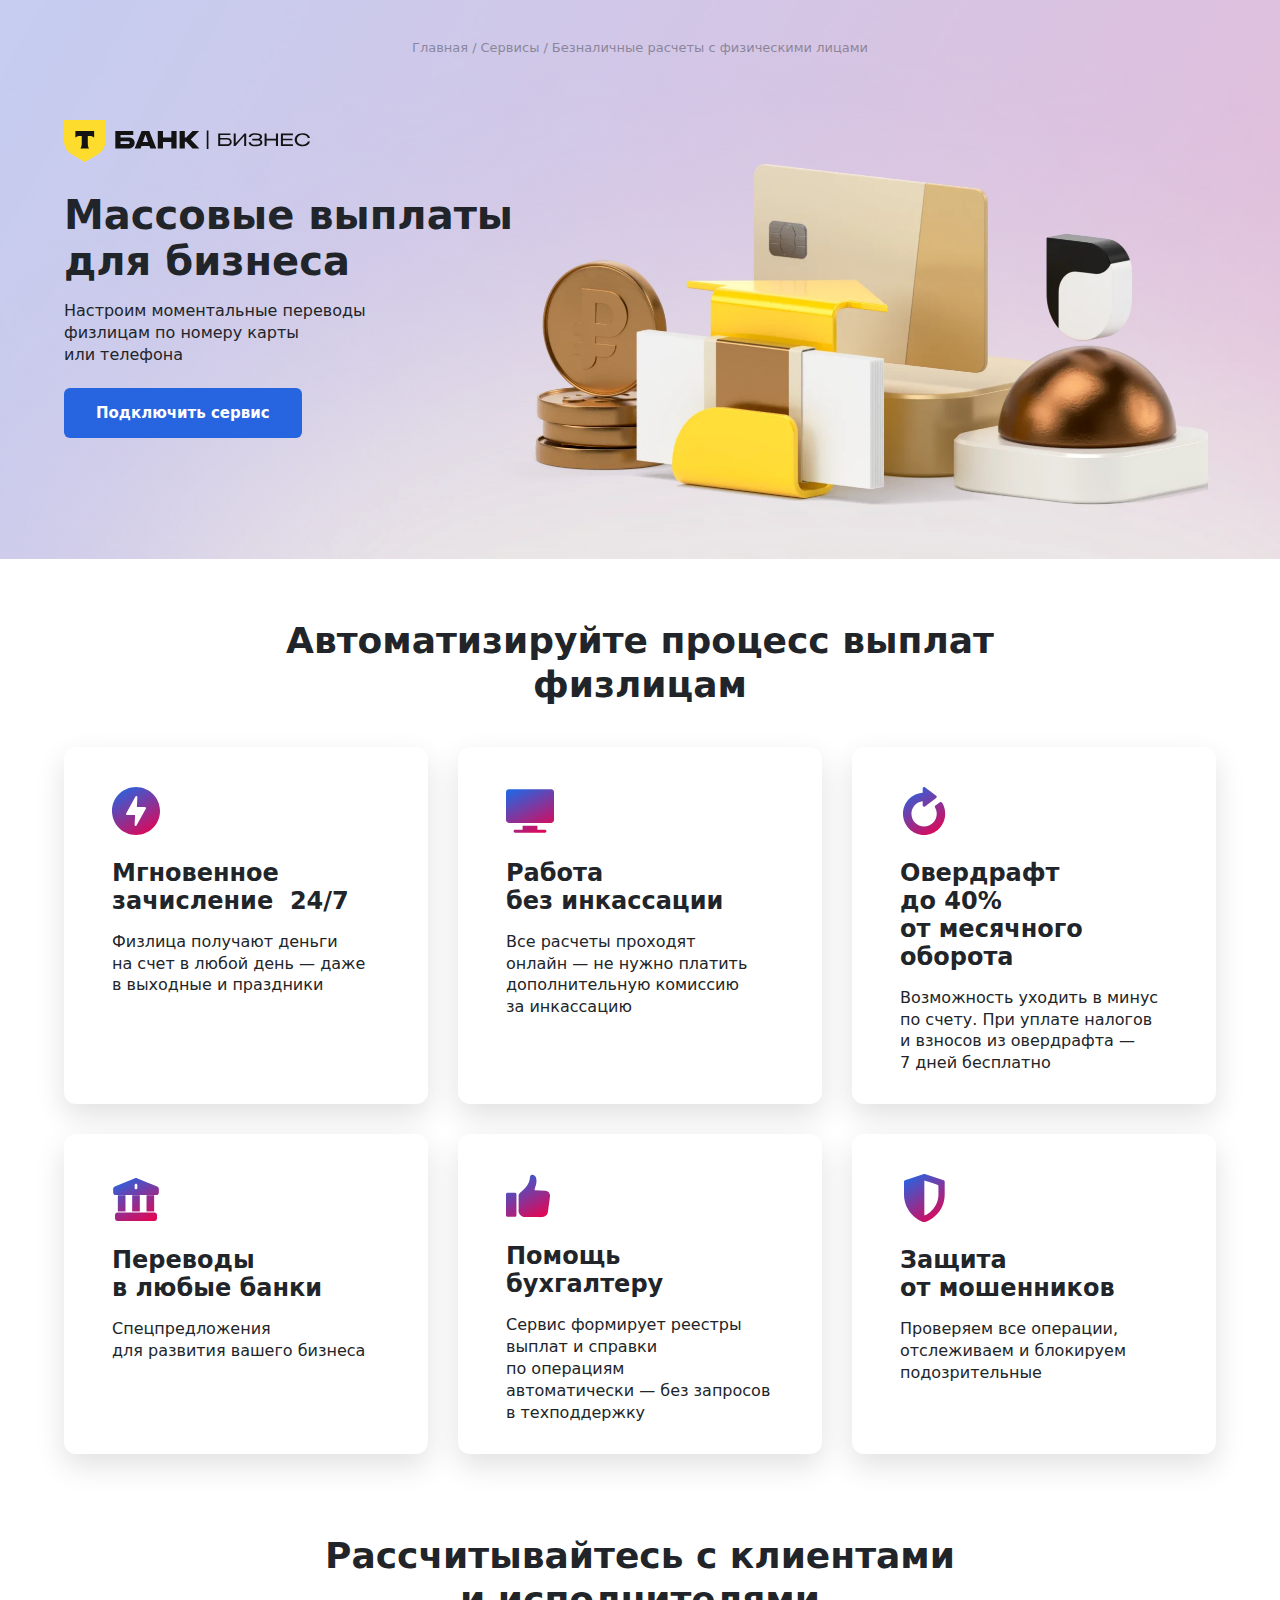
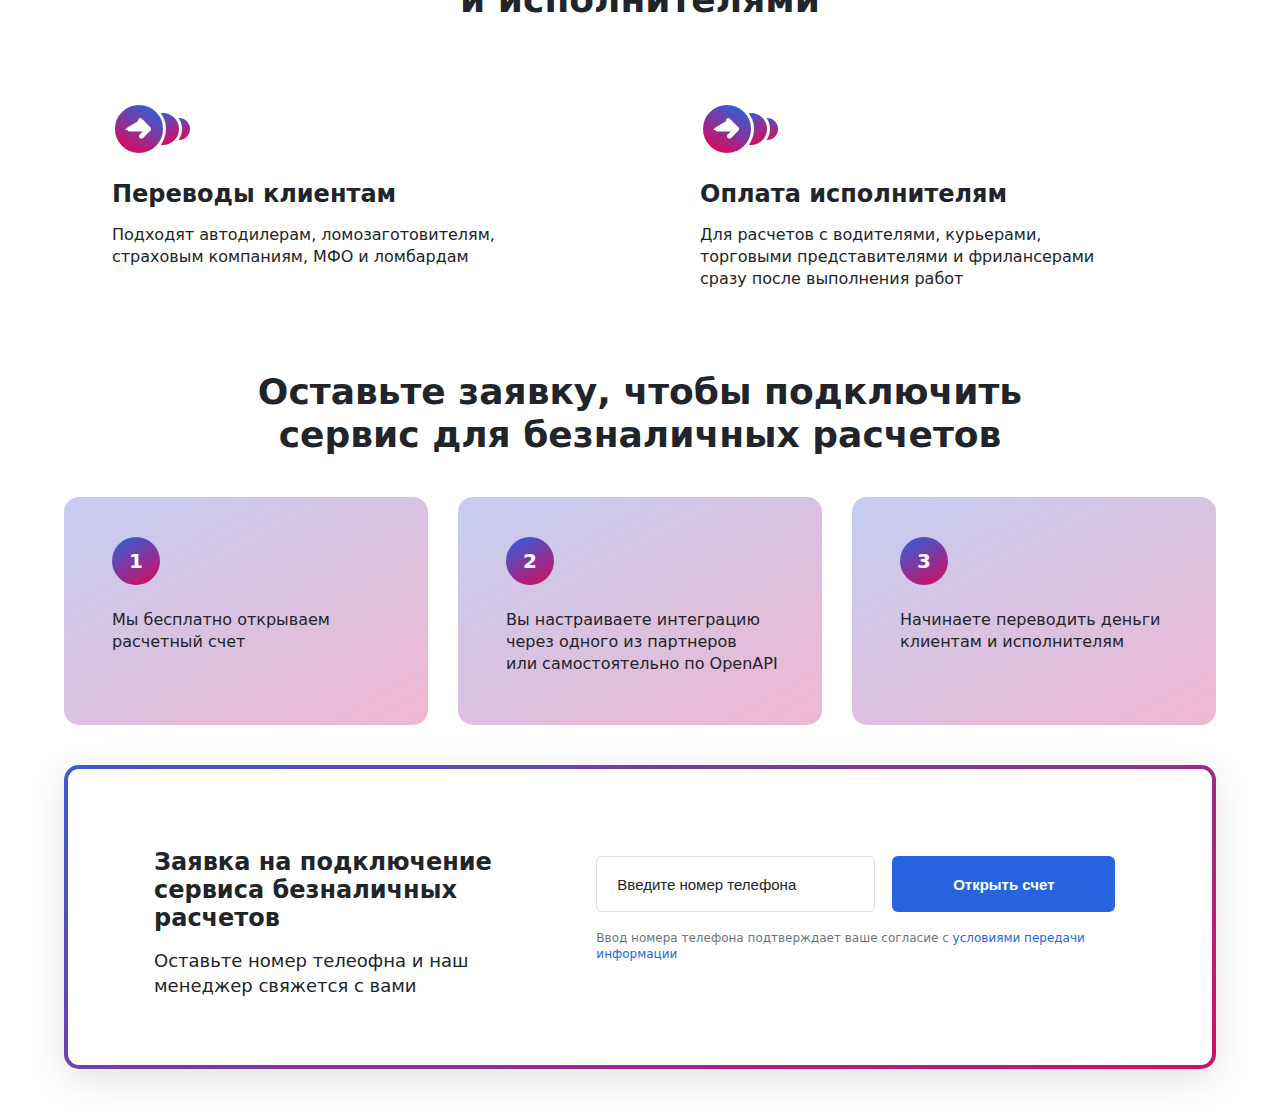
<file: a2c.html>
<!DOCTYPE html>
<html lang="ru">
<head>
    <meta charset="UTF-8">
    <meta name="viewport" content="width=device-width, initial-scale=1.0">
    <meta name="format-detection" content="telephone=no">
    <meta name="format-detection" content="date=no">
    <meta name="format-detection" content="address=no">
    <meta name="format-detection" content="email=no">
    <meta name="viewport" content="width=device-width, initial-scale=1, maximum-scale=1, minimum-scale=1, user-scalable=no">
    <title>A2C</title>

    <link rel="stylesheet" href="css/style.min.css">

    <script defer src="js/jquery-3.6.3.min.js"></script>
    <script defer src="js/imask.js"></script>
    <script defer src="js/script.js"></script>
</head>
<body>
    <header></header>
    <main>
        <section class="t-promo t-promo-a2c">
            <div class="container">
                <ul class="crumbs">
                    <li>
                        <a href="#" class="crumbs__link">Главная</a>
                    </li>
                    <li>
                        <a href="#" class="crumbs__link">Сервисы</a>
                    </li>
                    <li>
                        <a class="crumbs__link">Безналичные расчеты с физическими лицами</a>
                    </li>
                </ul>
                <div class="t-promo__content">
                    <a href="#" class="t-logo"><img src="img/t-logo.svg" alt="логотип т-банка"></a>
                    <h1 class="t-promo__title">Массовые выплаты для бизнеса</h1>
                    <p class="t-promo__subtitle">Настроим моментальные переводы физлицам по номеру карты или телефона</p>
                    <a href="#" class="btn_blue">Подключить сервис</a>
                </div>
            </div>
        </section>
        <section class="poss poss_pt60">
            <div class="container">
                <h2 class="title title_w760">Автоматизируйте процесс выплат
                    физлицам</h2>
                <ul class="poss__list poss__list3">
                    <div class="poss__item">
                        <img src="img/poss-icon-harry.svg" alt="">
                        <p class="fs_24 fw_600 lh_norm mb_16">Мгновенное зачисление 
                            24/7</p>
                        <p class="fs_16 lh_137">Физлица получают деньги на счет в любой день — даже в выходные и праздники</p>
                    </div>
                    <div class="poss__item">
                        <img src="img/poss-icon-tele.svg" alt="">
                        <p class="fs_24 fw_600 lh_norm mb_16">Работа без инкассации</p>
                        <p class="fs_16 lh_137">Все расчеты проходят онлайн — не нужно платить дополнительную комиссию за инкассацию</p>
                    </div>
                    <div class="poss__item">
                        <img src="img/poss-icon-arrow.svg" alt="">
                        <p class="fs_24 fw_600 lh_norm mb_16">Овердрафт до 40% 
                            от месячного оборота</p>
                        <p class="fs_16 lh_137">Возможность уходить в минус по счету. При уплате налогов и взносов из овердрафта — 7 дней бесплатно</p>
                    </div>
                    <div class="poss__item">
                        <img src="img/poss-icon-bank.svg" alt="">
                        <p class="fs_24 fw_600 lh_norm mb_16">Переводы в любые
                            банки</p>
                        <p class="fs_16 lh_137">Спецпредложения для развития вашего бизнеса</p>
                    </div>
                    <div class="poss__item">
                        <img src="img/poss-icon-hand.svg" alt="">
                        <p class="fs_24 fw_600 lh_norm mb_16">Помощь бухгалтеру</p>
                        <p class="fs_16 lh_137">Сервис формирует реестры выплат и справки по операциям автоматически — без запросов в техподдержку</p>
                    </div>
                    <div class="poss__item">
                        <img src="img/poss-icon-variag.svg" alt="">
                        <p class="fs_24 fw_600 lh_norm mb_16">Защита от мошенников</p>
                        <p class="fs_16 lh_137">Проверяем все операции, отслеживаем и блокируем подозрительные</p>
                    </div>
                </ul>
            </div>
        </section>
        <section class="poss">
            <div class="container">
                <h2 class="title title_w760">Рассчитывайтесь с клиентами
                    и исполнителями</h2>
                <ul class="poss__list">
                    <div class="poss__item">
                        <img src="img/poss-icon-arrows.svg" alt="">
                        <p class="fs_24 fw_600 lh_norm mb_16">Переводы клиентам</p>
                        <p class="fs_16 lh_137">Подходят автодилерам, ломозаготовителям, страховым компаниям, МФО и ломбардам</p>
                    </div>
                    <div class="poss__item">
                        <img src="img/poss-icon-arrows.svg" alt="">
                        <p class="fs_24 fw_600 lh_norm mb_16">Оплата исполнителям</p>
                        <p class="fs_16 lh_137">Для расчетов с водителями, курьерами, торговыми представителями и фрилансерами сразу после выполнения работ</p>
                    </div>
                    
                   
                </ul>
            </div>
        </section>

        <section class="broker">
            <div class="container">
                <h2 class="title">Оставьте заявку, чтобы подключить сервис для безналичных расчетов</h2>
                <ul class="broker__list">
                    <li class="broker__item">
                        <div class="broker__item__num">1</div>
                        <p class="fs_16 lh_137">Мы бесплатно открываем расчетный счет</p>
                    </li>
                    <li class="broker__item">
                        <div class="broker__item__num">2</div>
                        <p class="fs_16 lh_137">Вы настраиваете интеграцию через одного из партнеров или самостоятельно по OpenAPI</p>
                    </li>
                    <li class="broker__item">
                        <div class="broker__item__num">3</div>
                        <p class="fs_16 lh_137">Начинаете переводить деньги клиентам и исполнителям</p>
                    </li>
                </ul>
            </div>
        </section>

        <section class="t-form">
            <div class="container">
                <div class="t-form__wrapper">
                    <div class="t-form__wrap">
                        <div class="t-form__content">
                            <p class="fs_24 fw_600 lh_norm mb_16">Заявка на подключение сервиса безналичных расчетов</p>
                            <p class="fs_18 lh_139">Оставьте номер телеофна и наш менеджер свяжется с вами</p>
                        </div>
                        <form action="#" class="t-form__form">
                            <input type="text" class="t-form__input phone" placeholder="Введите номер телефона" >
                            <button type="submit" class="btn_blue">Открыть счет</button>
                            <p class="policy">Ввод номера телефона подтверждает ваше согласие c <a href="#">условиями передачи информации</a></p>
                        </form>
                    </div>
                </div>
            </div>
        </section>
        
    </main>
</body>
</html>
</file>
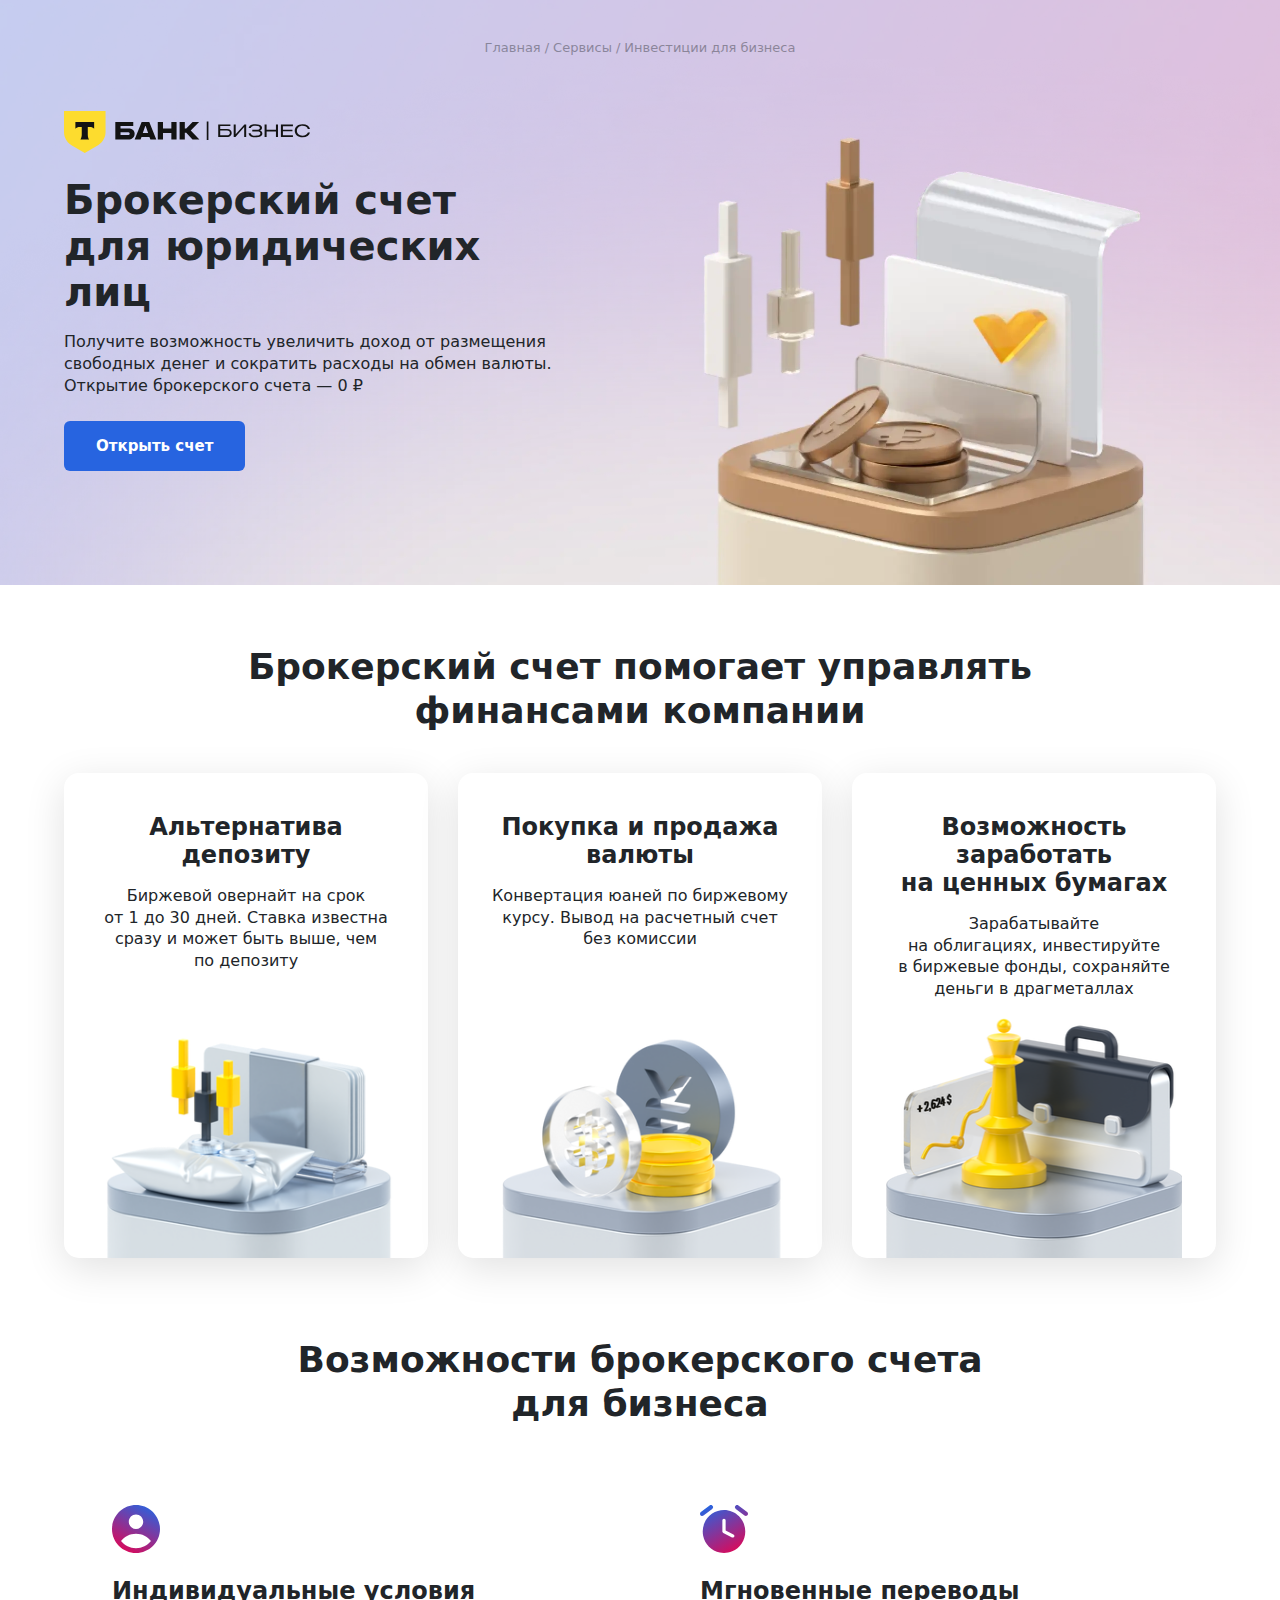
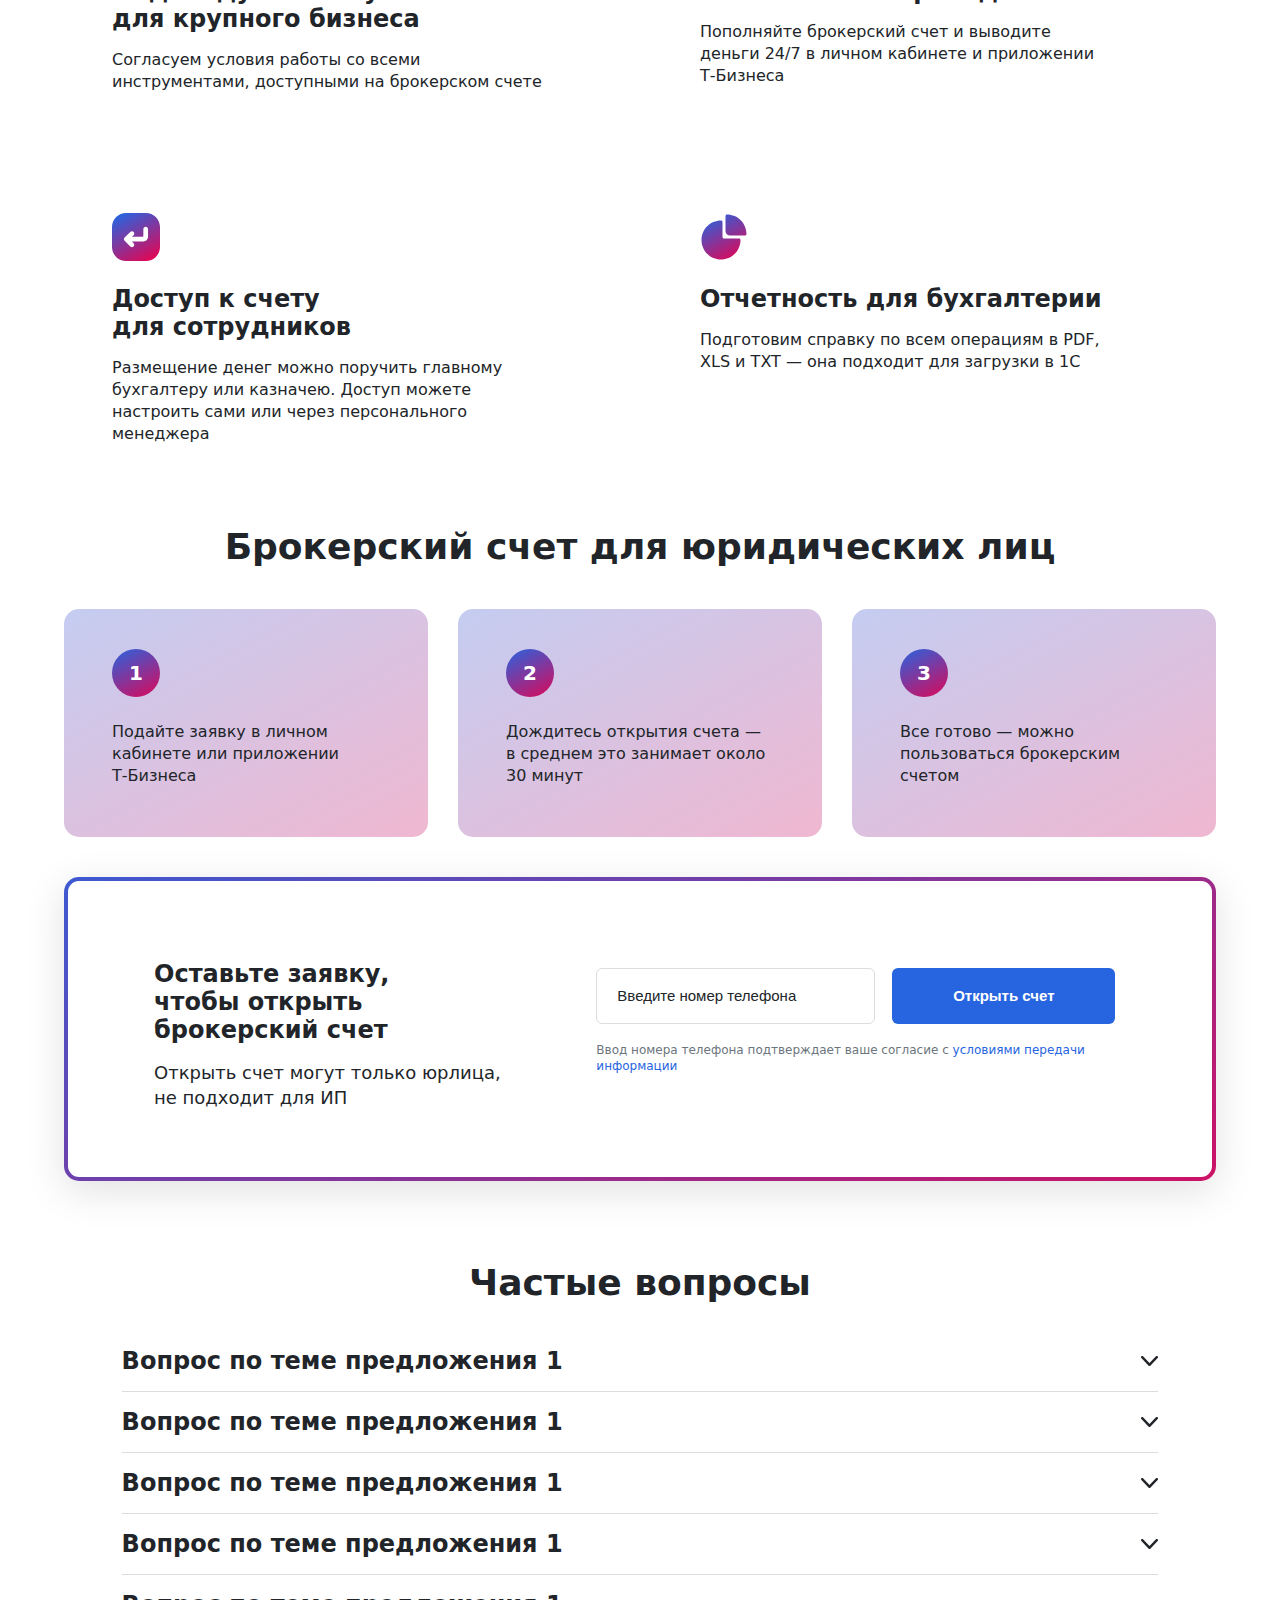
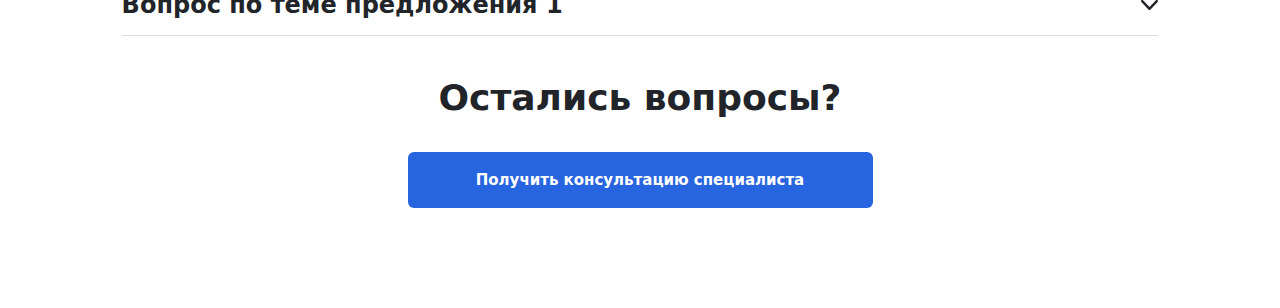
<file: broker.html>
<!DOCTYPE html>
<html lang="ru">
<head>
    <meta charset="UTF-8">
    <meta name="viewport" content="width=device-width, initial-scale=1.0">
    <meta name="format-detection" content="telephone=no">
    <meta name="format-detection" content="date=no">
    <meta name="format-detection" content="address=no">
    <meta name="format-detection" content="email=no">
    <meta name="viewport" content="width=device-width, initial-scale=1, maximum-scale=1, minimum-scale=1, user-scalable=no">
    <title>Инвестиции для бизнеса</title>

    <link rel="stylesheet" href="css/style.min.css">

    <script defer src="js/jquery-3.6.3.min.js"></script>
    <script defer src="js/imask.js"></script>
    <script defer src="js/script.js"></script>
</head>
<body>
    <header></header>
    <main>
        <section class="t-promo t-promo-broker">
            <div class="container">
                <ul class="crumbs">
                    <li>
                        <a href="#" class="crumbs__link">Главная</a>
                    </li>
                    <li>
                        <a href="#" class="crumbs__link">Сервисы</a>
                    </li>
                    <li>
                        <a class="crumbs__link">Инвестиции для бизнеса</a>
                    </li>
                </ul>
                <div class="t-promo__content">
                    <a href="#" class="t-logo"><img src="img/t-logo.svg" alt="логотип т-банка"></a>
                    <h1 class="t-promo__title">Брокерский счет для юридических лиц</h1>
                    <p class="t-promo__subtitle">Получите возможность увеличить доход от размещения свободных денег и сократить расходы на обмен валюты. Открытие брокерского счета — 0 ₽ </p>
                    <a href="#" class="btn_blue">Открыть счет</a>
                </div>
            </div>
        </section>
        <section class="t-finance">
            <div class="container">
                <h2 class="title">Брокерский счет помогает управлять
                    финансами компании</h2>
                <ul class="t-finance__list">
                    <li class="t-finance__item">
                        <p class="fs_24 lh_norm fw_600 mb_16">Альтернатива депозиту</p>
                        <p class="fs_16 lh_137">Биржевой овернайт на срок от 1 до 30 дней. Ставка известна сразу и может быть выше, чем по депозиту</p>
                        <img alt="" srcset="img/fin-img1.png 1x, img/fin-img1-2x.png 2x" src="img/fin-img1.png">
                    </li>
                    <li class="t-finance__item">
                        <p class="fs_24 lh_norm fw_600 mb_16">Покупка и продажа валюты</p>
                        <p class="fs_16 lh_137">Конвертация юаней по биржевому курсу. Вывод на расчетный счет без комиссии</p>
                        <img alt="" srcset="img/fin-img2.png 1x, img/fin-img2-2x.png 2x" src="img/fin-img2.png">
                    </li>
                    <li class="t-finance__item">
                        <p class="fs_24 lh_norm fw_600 mb_16">Возможность заработать 
                            на ценных бумагах</p>
                        <p class="fs_16 lh_137">Зарабатывайте на облигациях, инвестируйте в биржевые фонды, сохраняйте деньги в драгметаллах</p>
                        <img alt="" srcset="img/fin-img3.png 1x, img/fin-img3-2x.png 2x" src="img/fin-img3.png">
                    </li>
                </ul>
            </div>
        </section>
        <section class="poss">
            <div class="container">
                <h2 class="title">Возможности брокерского счета <br>
                    для бизнеса</h2>
                <ul class="poss__list">
                    <div class="poss__item">
                        <img src="img/poss-icon1.svg" alt="">
                        <p class="fs_24 fw_600 lh_norm mb_16">Индивидуальные условия 
                            для крупного бизнеса</p>
                        <p class="fs_16 lh_137">Согласуем условия работы со всеми инструментами, доступными на брокерском счете</p>
                    </div>
                    <div class="poss__item">
                        <img src="img/poss-icon2.svg" alt="">
                        <p class="fs_24 fw_600 lh_norm mb_16">Мгновенные переводы</p>
                        <p class="fs_16 lh_137">Пополняйте брокерский счет и выводите деньги 24/7 в личном кабинете и приложении Т‑Бизнеса</p>
                    </div>
                    <div class="poss__item">
                        <img src="img/poss-icon3.svg" alt="">
                        <p class="fs_24 fw_600 lh_norm mb_16">Доступ к счету для сотрудников</p>
                        <p class="fs_16 lh_137">Размещение денег можно поручить главному бухгалтеру или казначею. Доступ можете настроить сами или через персонального менеджера</p>
                    </div>
                    <div class="poss__item">
                        <img src="img/poss-icon4.svg" alt="">
                        <p class="fs_24 fw_600 lh_norm mb_16">Отчетность для бухгалтерии</p>
                        <p class="fs_16 lh_137">Подготовим справку по всем операциям в PDF, XLS и TXT — она подходит для загрузки в 1С</p>
                    </div>
                </ul>
            </div>
        </section>
        <section class="broker">
            <div class="container">
                <h2 class="title">Брокерский счет для юридических лиц</h2>
                <ul class="broker__list">
                    <li class="broker__item">
                        <div class="broker__item__num">1</div>
                        <p class="fs_16 lh_137">Подайте заявку в личном кабинете или приложении Т‑Бизнеса</p>
                    </li>
                    <li class="broker__item">
                        <div class="broker__item__num">2</div>
                        <p class="fs_16 lh_137">Дождитесь открытия счета — в среднем это занимает около 30 минут</p>
                    </li>
                    <li class="broker__item">
                        <div class="broker__item__num">3</div>
                        <p class="fs_16 lh_137">Все готово — можно пользоваться брокерским счетом</p>
                    </li>
                </ul>
            </div>
        </section>
        <section class="t-form">
            <div class="container">
                <div class="t-form__wrapper">
                    <div class="t-form__wrap">
                        <div class="t-form__content">
                            <p class="fs_24 fw_600 lh_norm mb_16">Оставьте заявку, чтобы открыть брокерский счет</p>
                            <p class="fs_18 lh_139">Открыть счет могут только юрлица, не подходит для ИП</p>
                        </div>
                        <form action="#" class="t-form__form">
                            <input type="text" class="t-form__input phone" placeholder="Введите номер телефона" >
                            <button type="submit" class="btn_blue">Открыть счет</button>
                            <p class="policy">Ввод номера телефона подтверждает ваше согласие c <a href="#">условиями передачи информации</a></p>
                        </form>
                    </div>
                </div>
            </div>
        </section>
        <section class="t-quest">
            <div class="container">
                <h2 class="title">Частые вопросы</h2>
                <div class="t-quest__wrap">
                    <details class="t-quest__details">
                        <summary class="t-quest__summary">Вопрос по теме предложения 1</summary>
                        <p class="fs_16 lh_137">Мы разработали специальную программу, которая автоматически разносит данные из вашего прайс-листа по нашей таблице поиска. Поставщику не нужно подстраиваться под определенный формат для загрузки - достаточно того варианта учета наличия и цен на продукцию, который уже используется в компании. Это может быть файл любого формата (например, Excel, Word, PDF), который можно отправлять на нашу почту по мере необходимости, но не реже двух раз в неделю. Также есть возможность самостоятельно загружать прайс-лист в личном кабинете поставщика.</p>
                    </details>
                    <details class="t-quest__details">
                        <summary class="t-quest__summary">Вопрос по теме предложения 1</summary>
                        <p class="fs_16 lh_137">Мы разработали специальную программу, которая автоматически разносит данные из вашего прайс-листа по нашей таблице поиска. Поставщику не нужно подстраиваться под определенный формат для загрузки - достаточно того варианта учета наличия и цен на продукцию, который уже используется в компании. Это может быть файл любого формата (например, Excel, Word, PDF), который можно отправлять на нашу почту по мере необходимости, но не реже двух раз в неделю. Также есть возможность самостоятельно загружать прайс-лист в личном кабинете поставщика.</p>
                    </details>
                    <details class="t-quest__details">
                        <summary class="t-quest__summary">Вопрос по теме предложения 1</summary>
                        <p class="fs_16 lh_137">Мы разработали специальную программу, которая автоматически разносит данные из вашего прайс-листа по нашей таблице поиска. Поставщику не нужно подстраиваться под определенный формат для загрузки - достаточно того варианта учета наличия и цен на продукцию, который уже используется в компании. Это может быть файл любого формата (например, Excel, Word, PDF), который можно отправлять на нашу почту по мере необходимости, но не реже двух раз в неделю. Также есть возможность самостоятельно загружать прайс-лист в личном кабинете поставщика.</p>
                    </details>
                    <details class="t-quest__details">
                        <summary class="t-quest__summary">Вопрос по теме предложения 1</summary>
                        <p class="fs_16 lh_137">Мы разработали специальную программу, которая автоматически разносит данные из вашего прайс-листа по нашей таблице поиска. Поставщику не нужно подстраиваться под определенный формат для загрузки - достаточно того варианта учета наличия и цен на продукцию, который уже используется в компании. Это может быть файл любого формата (например, Excel, Word, PDF), который можно отправлять на нашу почту по мере необходимости, но не реже двух раз в неделю. Также есть возможность самостоятельно загружать прайс-лист в личном кабинете поставщика.</p>
                    </details>
                    <details class="t-quest__details">
                        <summary class="t-quest__summary">Вопрос по теме предложения 1</summary>
                        <p class="fs_16 lh_137">Мы разработали специальную программу, которая автоматически разносит данные из вашего прайс-листа по нашей таблице поиска. Поставщику не нужно подстраиваться под определенный формат для загрузки - достаточно того варианта учета наличия и цен на продукцию, который уже используется в компании. Это может быть файл любого формата (например, Excel, Word, PDF), который можно отправлять на нашу почту по мере необходимости, но не реже двух раз в неделю. Также есть возможность самостоятельно загружать прайс-лист в личном кабинете поставщика.</p>
                    </details>
                </div>
                <p class="title mb_32">Остались вопросы?</p>
                <a href="#" class="btn_blue">Получить консультацию специалиста</a>
            </div>
            
        </section>
    </main>
</body>
</html>
</file>
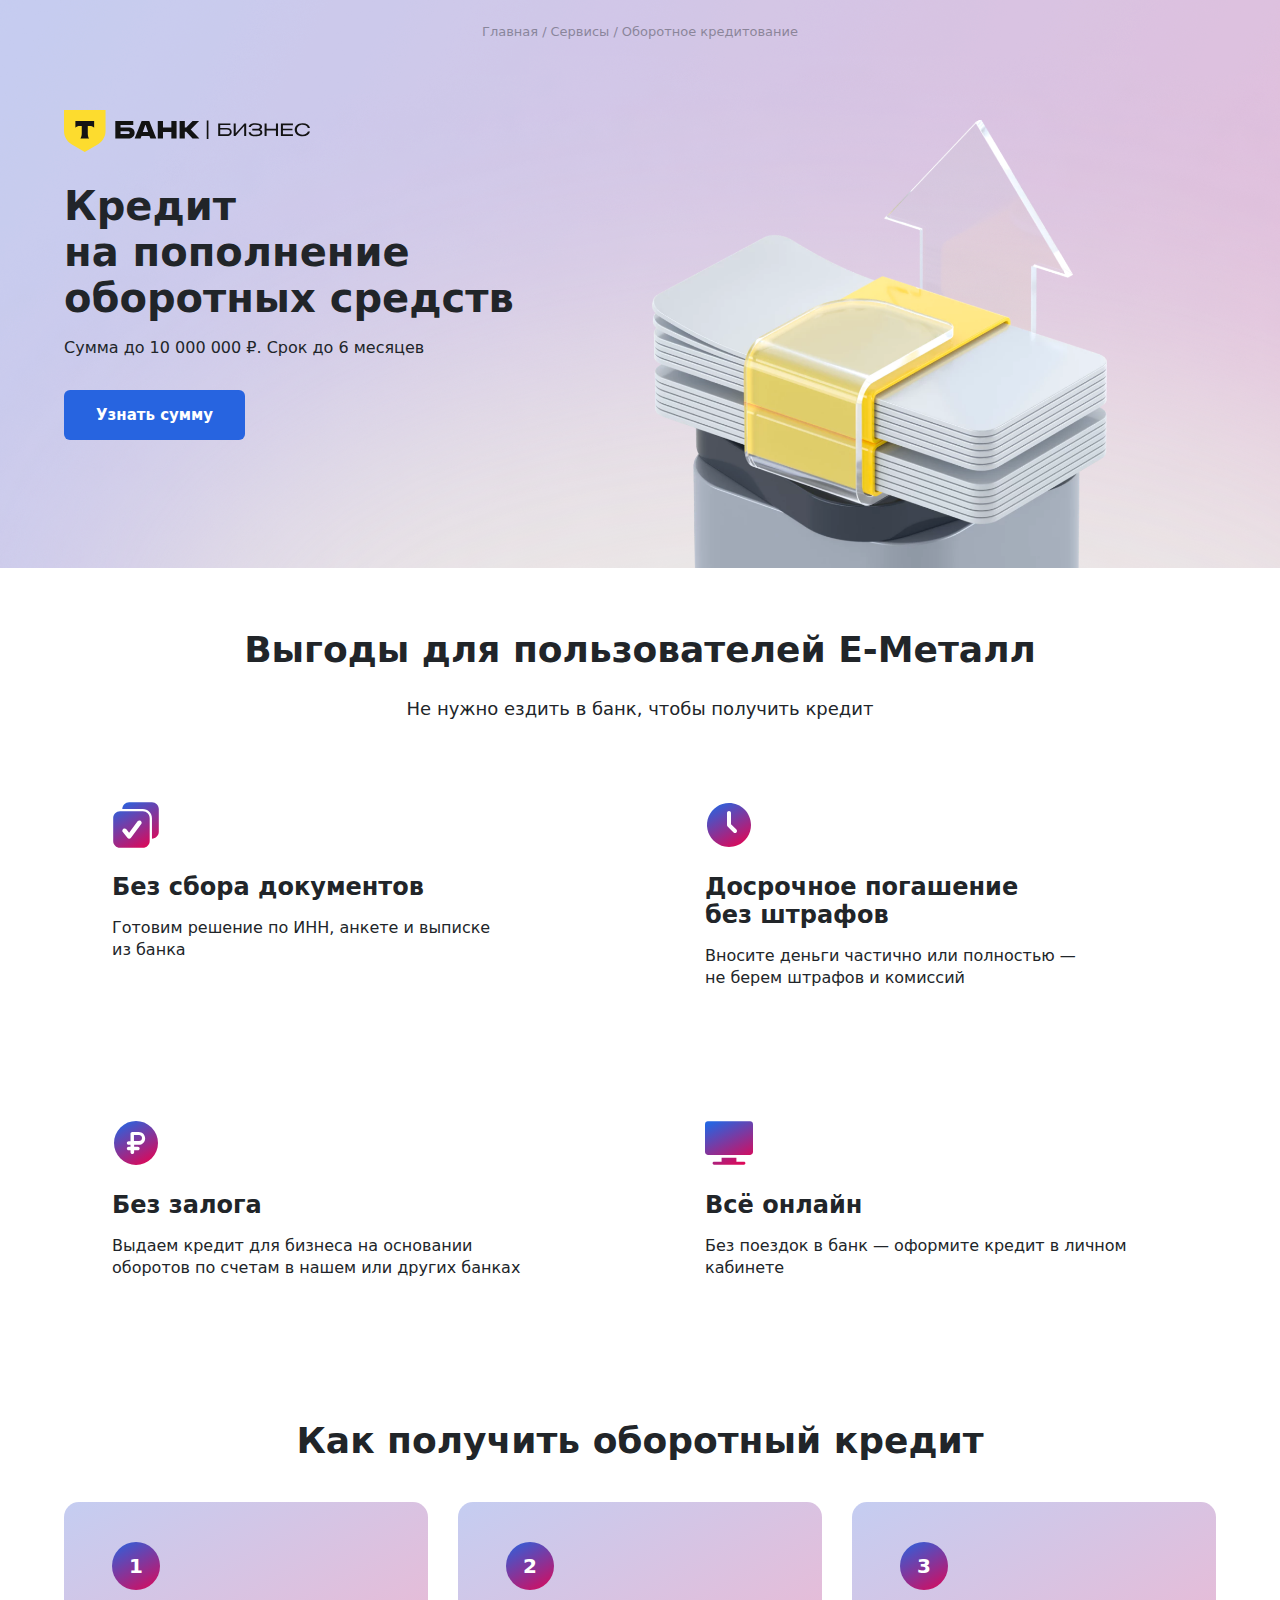
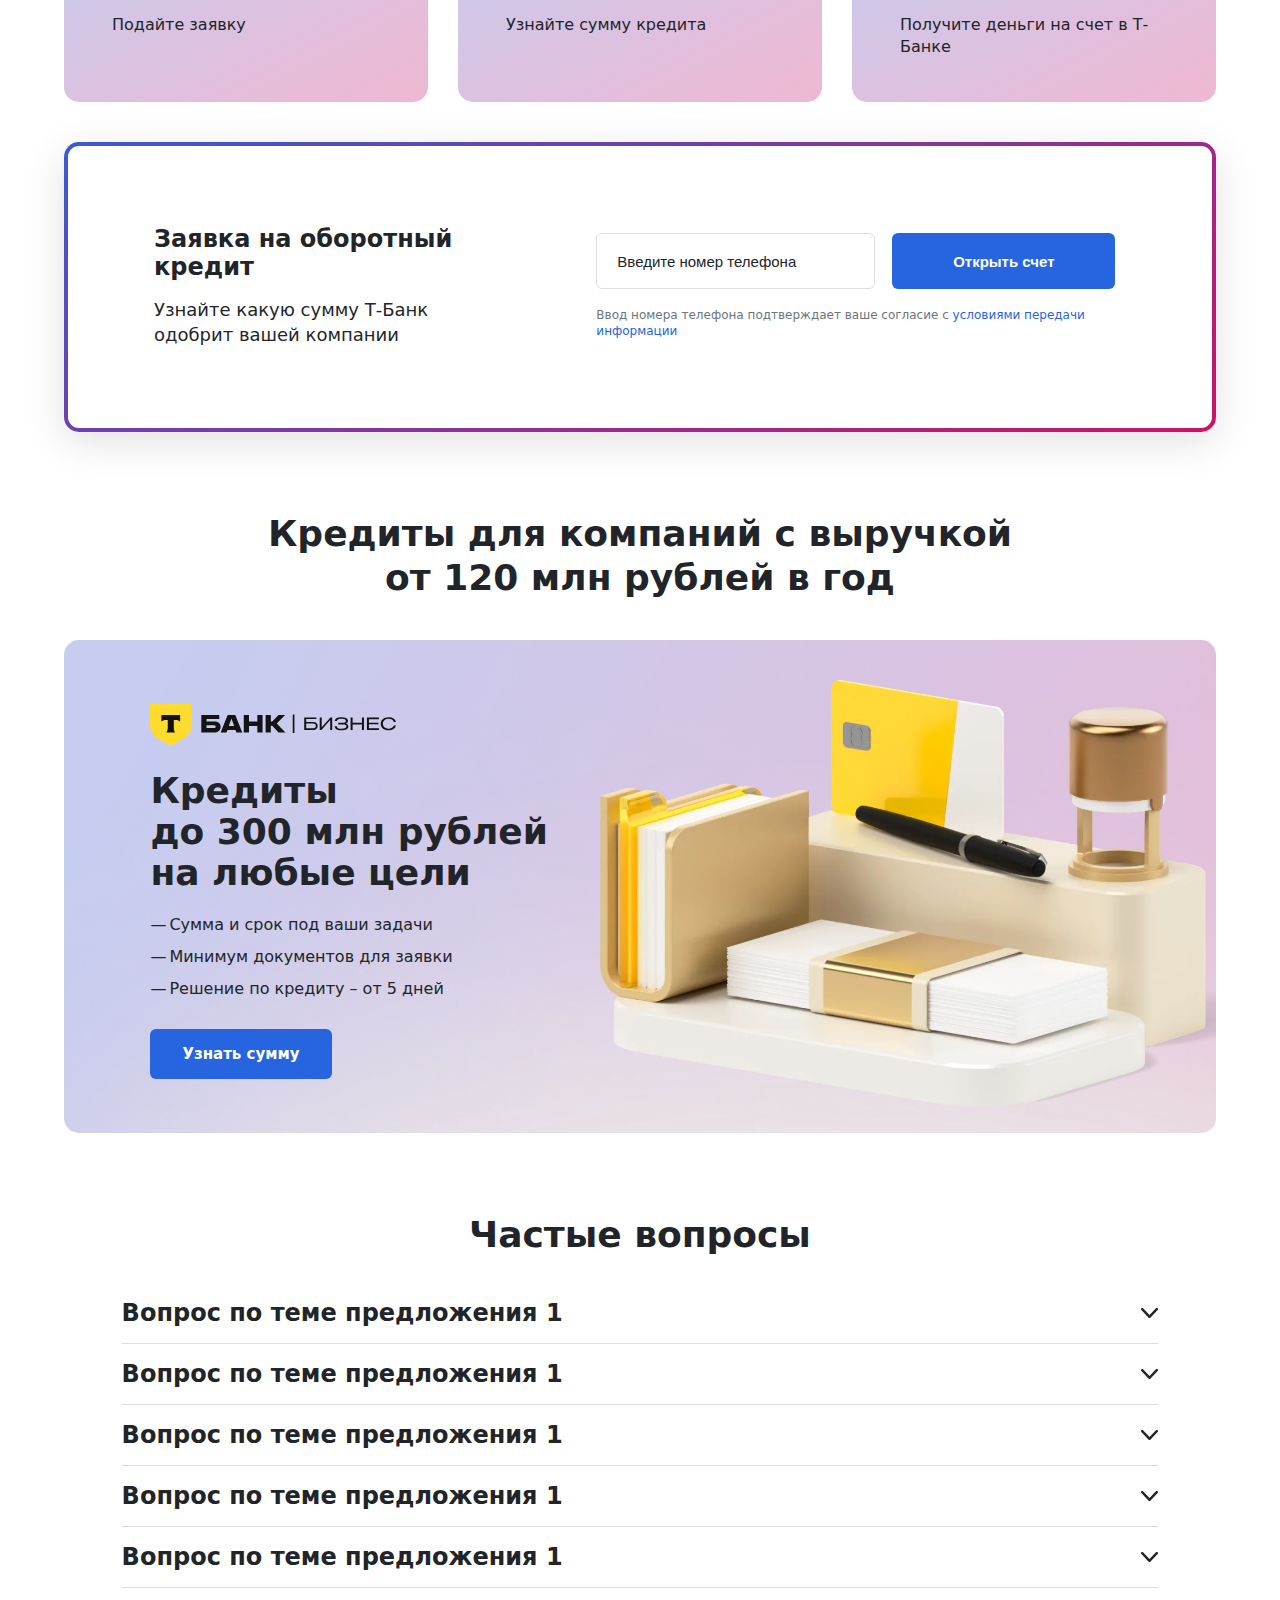
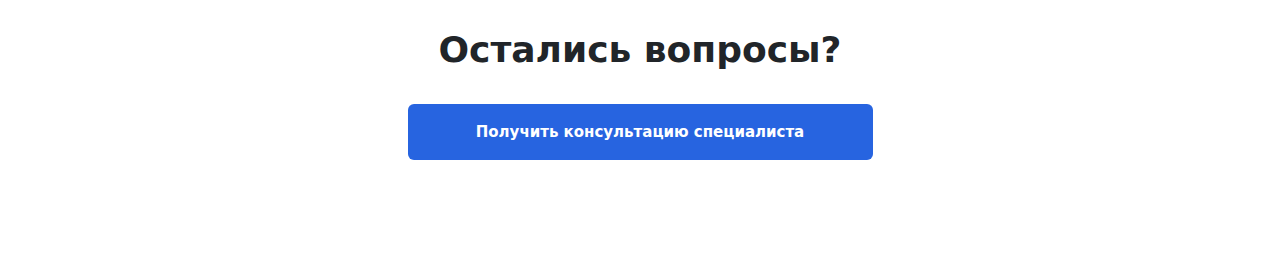
<file: credit1.html>
<!DOCTYPE html>
<html lang="ru">
<head>
    <meta charset="UTF-8">
    <meta name="viewport" content="width=device-width, initial-scale=1.0">
    <meta name="format-detection" content="telephone=no">
    <meta name="format-detection" content="date=no">
    <meta name="format-detection" content="address=no">
    <meta name="format-detection" content="email=no">
    <meta name="viewport" content="width=device-width, initial-scale=1, maximum-scale=1, minimum-scale=1, user-scalable=no">
    <title>Оборотное кредитование</title>

    <link rel="stylesheet" href="css/style.min.css">

    <script defer src="js/jquery-3.6.3.min.js"></script>
    <script defer src="js/imask.js"></script>
    <script defer src="js/script.js"></script>
</head>
<body>
    <header></header>
    <main>
        <section class="t-promo t-promo-credit">
            <div class="container">
                <ul class="crumbs">
                    <li>
                        <a href="#" class="crumbs__link">Главная</a>
                    </li>
                    <li>
                        <a href="#" class="crumbs__link">Сервисы</a>
                    </li>
                    <li>
                        <a class="crumbs__link">Оборотное кредитование</a>
                    </li>
                </ul>
                <div class="t-promo__content">
                    <a href="#" class="t-logo"><img src="img/t-logo.svg" alt="логотип т-банка"></a>
                    <h1 class="t-promo__title">Кредит на пополнение оборотных средств</h1>
                    <p class="t-promo__subtitle">Сумма до 10 000 000 ₽. Срок до 6 месяцев</p>
                    <a href="#" class="btn_blue">Узнать сумму</a>
                </div>
            </div>
        </section>
      
        <section class="poss poss_pt60">
            <div class="container">
                <h2 class="title mb_24">Выгоды для пользователей Е-Металл</h2>
                <p class="fs_18 lh_139 center">Не нужно ездить в банк, чтобы получить кредит</p>
                <ul class="poss__list poss__list_g130">
                    <div class="poss__item">
                        <img src="img/poss-icon-check.svg" alt="">
                        <p class="fs_24 fw_600 lh_norm mb_16">Без сбора документов</p>
                        <p class="fs_16 lh_137">Готовим решение по ИНН, анкете и выписке из банка</p>
                    </div>
                    <div class="poss__item">
                        <img src="img/poss-icon-time.svg" alt="">
                        <p class="fs_24 fw_600 lh_norm mb_16">Досрочное погашение без штрафов</p>
                        <p class="fs_16 lh_137">Вносите деньги частично или полностью — не берем штрафов и комиссий</p>
                    </div>
                    <div class="poss__item">
                        <img src="img/poss-icon-rub.svg" alt="">
                        <p class="fs_24 fw_600 lh_norm mb_16">Без залога</p>
                        <p class="fs_16 lh_137">Выдаем кредит для бизнеса на основании оборотов по счетам в нашем или других банках</p>
                    </div>
                    <div class="poss__item">
                        <img src="img/poss-icon-tele.svg" alt="">
                        <p class="fs_24 fw_600 lh_norm mb_16">Всё онлайн</p>
                        <p class="fs_16 lh_137">Без поездок в банк — оформите кредит в личном кабинете</p>
                    </div>
                </ul>
            </div>
        </section>
        <section class="broker broker_pt100">
            <div class="container">
                <h2 class="title">Как получить оборотный кредит</h2>
                <ul class="broker__list">
                    <li class="broker__item broker__item_pb44">
                        <div class="broker__item__num">1</div>
                        <p class="fs_16 lh_137">Подайте заявку</p>
                    </li>
                    <li class="broker__item broker__item_pb44">
                        <div class="broker__item__num">2</div>
                        <p class="fs_16 lh_137">Узнайте сумму кредита</p>
                    </li>
                    <li class="broker__item broker__item_pb44">
                        <div class="broker__item__num">3</div>
                        <p class="fs_16 lh_137">Получите деньги на счет в Т-Банке</p>
                    </li>
                </ul>
            </div>
        </section>
        <section class="t-form">
            <div class="container">
                <div class="t-form__wrapper">
                    <div class="t-form__wrap t-form__wrap_pb81">
                        <div class="t-form__content">
                            <p class="fs_24 fw_600 lh_norm mb_16">Заявка на оборотный кредит</p>
                            <p class="fs_18 lh_139">Узнайте какую сумму Т-Банк <br> одобрит вашей компании</p>
                        </div>
                        <form action="#" class="t-form__form">
                            <input type="text" class="t-form__input phone" placeholder="Введите номер телефона" >
                            <button type="submit" class="btn_blue">Открыть счет</button>
                            <p class="policy">Ввод номера телефона подтверждает ваше согласие c <a href="#">условиями передачи <br> информации</a></p>
                        </form>
                    </div>
                </div>
            </div>
        </section>
        <section class="credits">
            <div class="container">
                <h2 class="title">Кредиты для компаний с выручкой
                    от 120 млн рублей в год</h2>
                    <section class="t-promo t-promo2-credit">
                        <div class="container">
                           
                            <div class="t-promo__content">
                                <a href="#" class="t-logo"><img src="img/t-logo.svg" alt="логотип т-банка"></a>
                                <h1 class="t-promo__title">Кредиты до 300 млн рублей на любые цели</h1>
                                <ul class="t-promo__subtitle t-promo__subtitle-list">
                                    <li>Сумма и срок под ваши задачи</li>
                                    <li>Минимум документов для заявки</li>
                                    <li>Решение по кредиту – от 5 дней</li>
                                </ul>
                            
                                <a href="#" class="btn_blue">Узнать сумму</a>
                            </div>
                        </div>
                    </section>
            </div>
        </section>
        <section class="t-quest">
            <div class="container">
                <h2 class="title">Частые вопросы</h2>
                <div class="t-quest__wrap">
                    <details class="t-quest__details">
                        <summary class="t-quest__summary">Вопрос по теме предложения 1</summary>
                        <p class="fs_16 lh_137">Мы разработали специальную программу, которая автоматически разносит данные из вашего прайс-листа по нашей таблице поиска. Поставщику не нужно подстраиваться под определенный формат для загрузки - достаточно того варианта учета наличия и цен на продукцию, который уже используется в компании. Это может быть файл любого формата (например, Excel, Word, PDF), который можно отправлять на нашу почту по мере необходимости, но не реже двух раз в неделю. Также есть возможность самостоятельно загружать прайс-лист в личном кабинете поставщика.</p>
                    </details>
                    <details class="t-quest__details">
                        <summary class="t-quest__summary">Вопрос по теме предложения 1</summary>
                        <p class="fs_16 lh_137">Мы разработали специальную программу, которая автоматически разносит данные из вашего прайс-листа по нашей таблице поиска. Поставщику не нужно подстраиваться под определенный формат для загрузки - достаточно того варианта учета наличия и цен на продукцию, который уже используется в компании. Это может быть файл любого формата (например, Excel, Word, PDF), который можно отправлять на нашу почту по мере необходимости, но не реже двух раз в неделю. Также есть возможность самостоятельно загружать прайс-лист в личном кабинете поставщика.</p>
                    </details>
                    <details class="t-quest__details">
                        <summary class="t-quest__summary">Вопрос по теме предложения 1</summary>
                        <p class="fs_16 lh_137">Мы разработали специальную программу, которая автоматически разносит данные из вашего прайс-листа по нашей таблице поиска. Поставщику не нужно подстраиваться под определенный формат для загрузки - достаточно того варианта учета наличия и цен на продукцию, который уже используется в компании. Это может быть файл любого формата (например, Excel, Word, PDF), который можно отправлять на нашу почту по мере необходимости, но не реже двух раз в неделю. Также есть возможность самостоятельно загружать прайс-лист в личном кабинете поставщика.</p>
                    </details>
                    <details class="t-quest__details">
                        <summary class="t-quest__summary">Вопрос по теме предложения 1</summary>
                        <p class="fs_16 lh_137">Мы разработали специальную программу, которая автоматически разносит данные из вашего прайс-листа по нашей таблице поиска. Поставщику не нужно подстраиваться под определенный формат для загрузки - достаточно того варианта учета наличия и цен на продукцию, который уже используется в компании. Это может быть файл любого формата (например, Excel, Word, PDF), который можно отправлять на нашу почту по мере необходимости, но не реже двух раз в неделю. Также есть возможность самостоятельно загружать прайс-лист в личном кабинете поставщика.</p>
                    </details>
                    <details class="t-quest__details">
                        <summary class="t-quest__summary">Вопрос по теме предложения 1</summary>
                        <p class="fs_16 lh_137">Мы разработали специальную программу, которая автоматически разносит данные из вашего прайс-листа по нашей таблице поиска. Поставщику не нужно подстраиваться под определенный формат для загрузки - достаточно того варианта учета наличия и цен на продукцию, который уже используется в компании. Это может быть файл любого формата (например, Excel, Word, PDF), который можно отправлять на нашу почту по мере необходимости, но не реже двух раз в неделю. Также есть возможность самостоятельно загружать прайс-лист в личном кабинете поставщика.</p>
                    </details>
                </div>
                <p class="title mb_32">Остались вопросы?</p>
                <a href="#" class="btn_blue">Получить консультацию специалиста</a>
            </div>
            
        </section>
    </main>
</body>
</html>
</file>
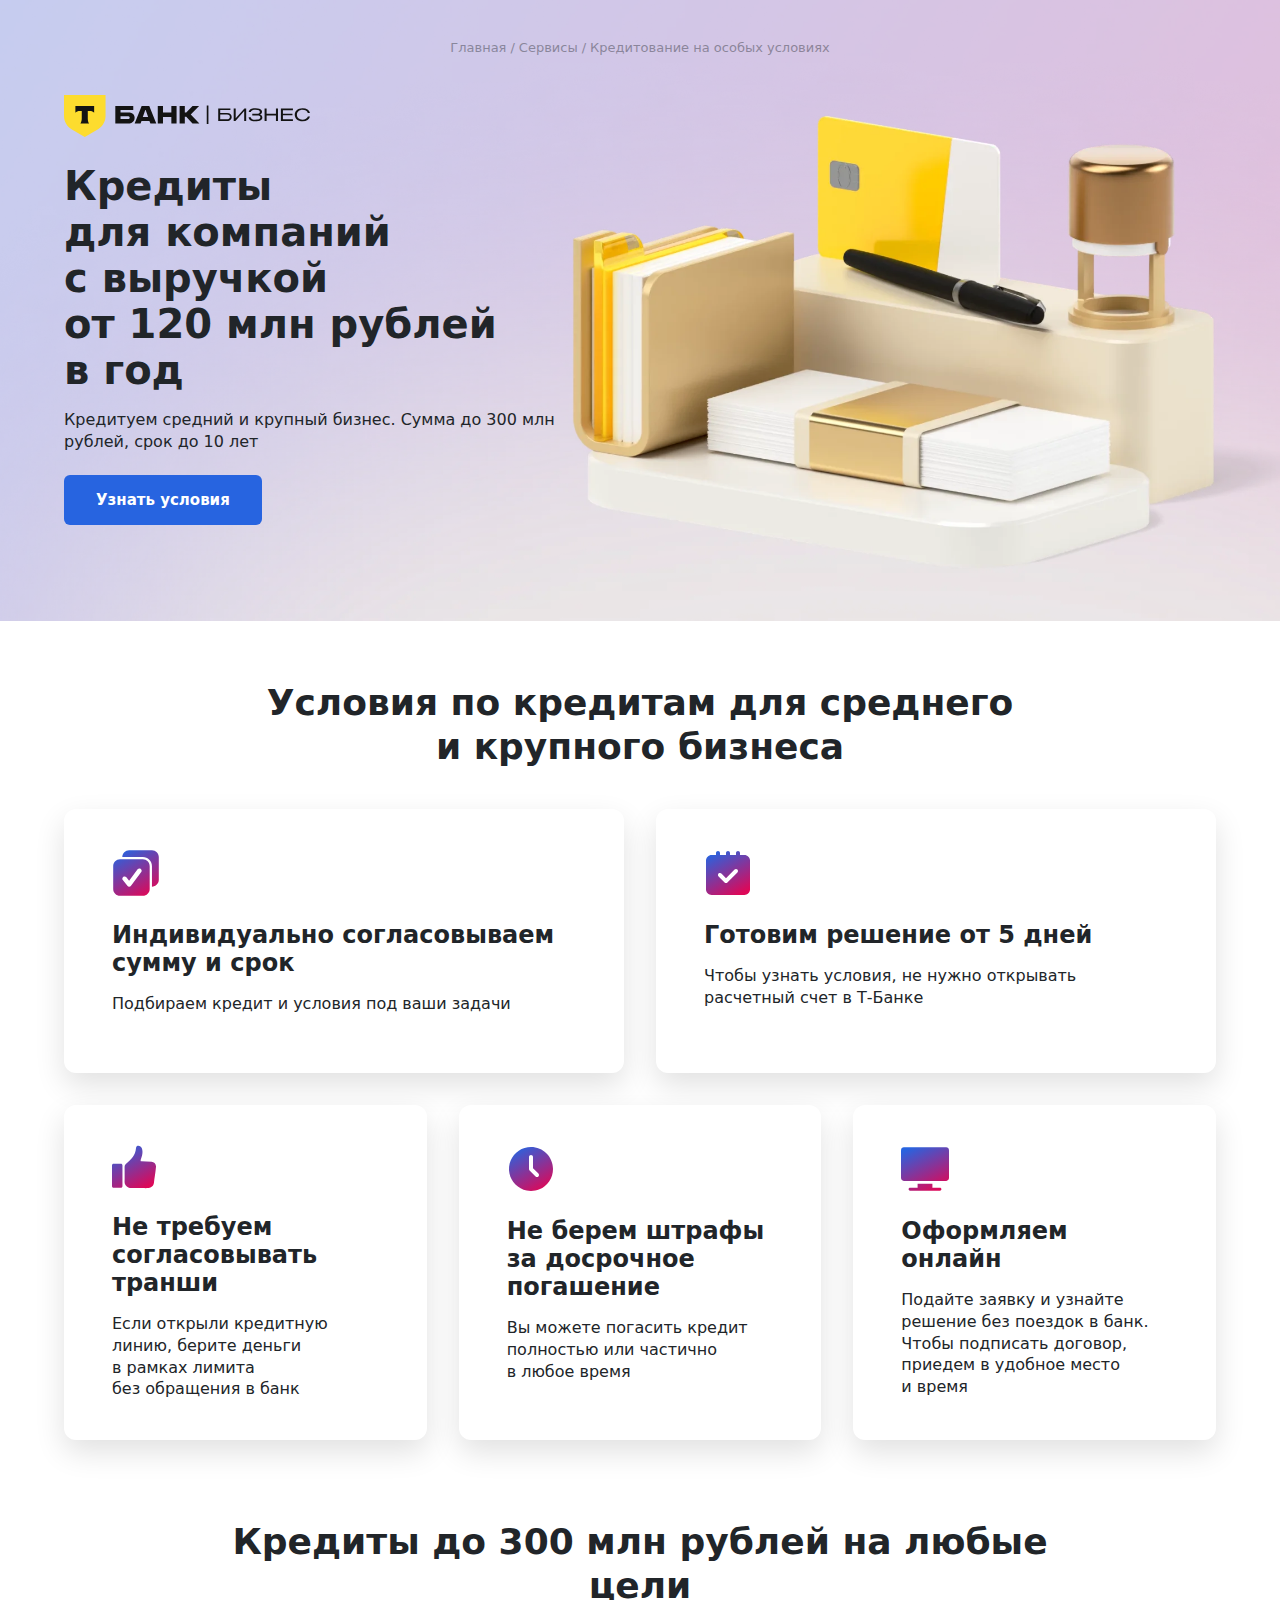
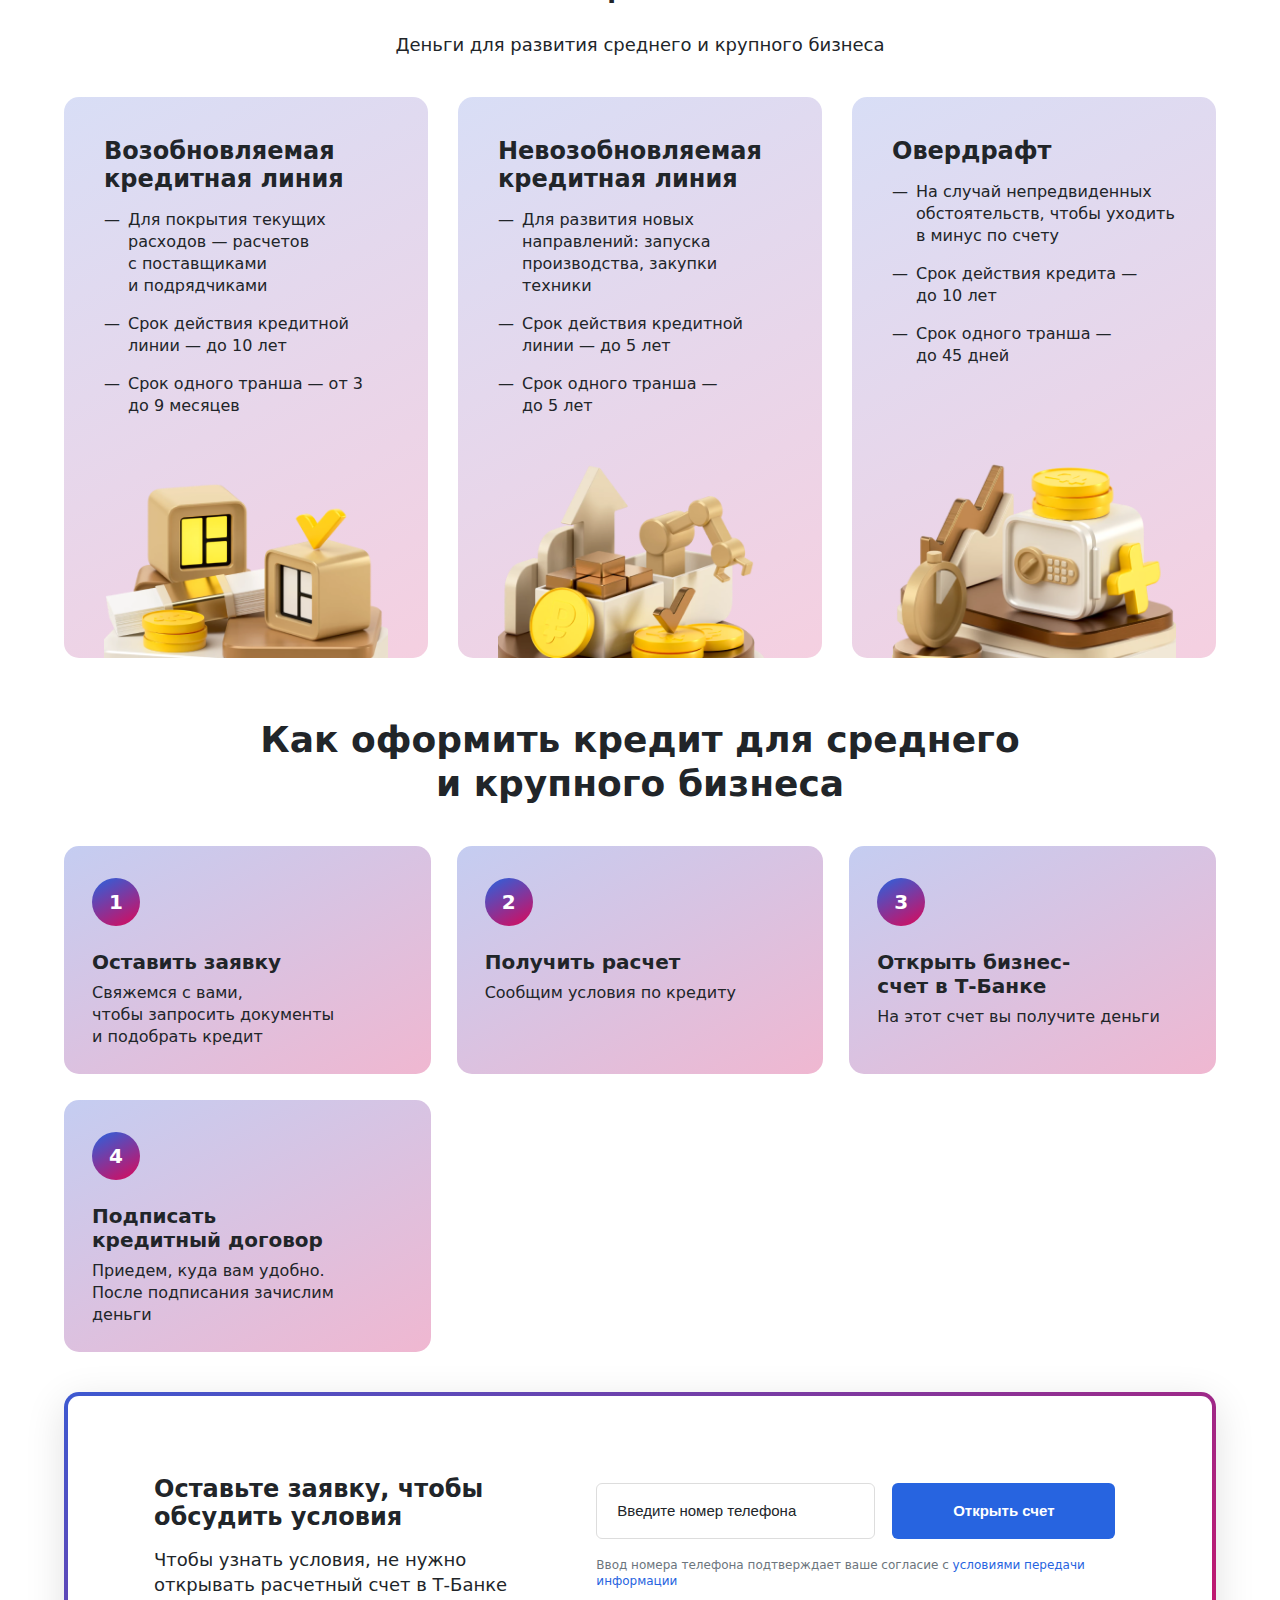
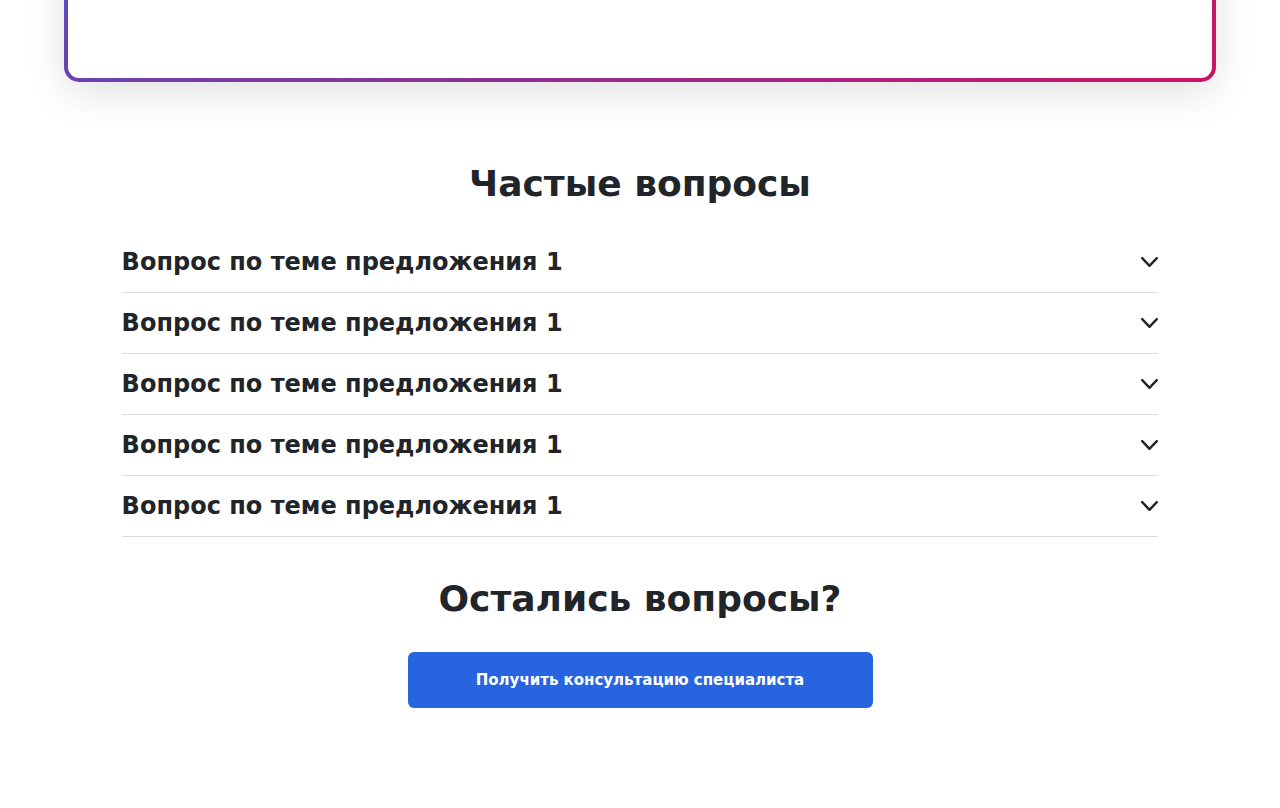
<file: credit2.html>
<!DOCTYPE html>
<html lang="ru">
<head>
    <meta charset="UTF-8">
    <meta name="viewport" content="width=device-width, initial-scale=1.0">
    <meta name="format-detection" content="telephone=no">
    <meta name="format-detection" content="date=no">
    <meta name="format-detection" content="address=no">
    <meta name="format-detection" content="email=no">
    <meta name="viewport" content="width=device-width, initial-scale=1, maximum-scale=1, minimum-scale=1, user-scalable=no">
    <title>Кредитование на особых условиях</title>

    <link rel="stylesheet" href="css/style.min.css">

    <script defer src="js/jquery-3.6.3.min.js"></script>
    <script defer src="js/imask.js"></script>
    <script defer src="js/script.js"></script>
</head>
<body>
    <header></header>
    <main>
        <section class="t-promo t-promo-credit2">
            <div class="container">
                <ul class="crumbs">
                    <li>
                        <a href="#" class="crumbs__link">Главная</a>
                    </li>
                    <li>
                        <a href="#" class="crumbs__link">Сервисы</a>
                    </li>
                    <li>
                        <a class="crumbs__link">Кредитование на особых условиях</a>
                    </li>
                </ul>
                <div class="t-promo__content">
                    <a href="#" class="t-logo"><img src="img/t-logo.svg" alt="логотип т-банка"></a>
                    <h1 class="t-promo__title">Кредиты для компаний с выручкой от 120 млн рублей в год</h1>
                    <p class="t-promo__subtitle">Кредитуем средний и крупный бизнес. Сумма до 300 млн рублей, срок до 10 лет</p>
                    <a href="#" class="btn_blue">Узнать условия</a>
                </div>
            </div>
        </section>
      
        <section class="poss poss_pt60">
            <div class="container">
                <h2 class="title mb_24 title_w790">Условия по кредитам для среднего
                    и крупного бизнеса</h2>
                
                <ul class="poss__list2 poss__list_g130">
                    <div class="poss__item2">
                        <img src="img/poss-icon-check.svg" alt="">
                        <p class="fs_24 fw_600 lh_norm mb_16">Индивидуально согласовываем 
                            сумму и срок</p>
                        <p class="fs_16 lh_137">Подбираем кредит и условия под ваши задачи</p>
                    </div>
                    <div class="poss__item2">
                        <img src="img/poss-icon-check2.svg" alt="">
                        <p class="fs_24 fw_600 lh_norm mb_16">Готовим решение от 5 дней</p>
                        <p class="fs_16 lh_137">Чтобы узнать условия, не нужно открывать расчетный счет в Т-Банке</p>
                    </div>
                    <div class="poss__item2">
                        <img src="img/poss-icon-hand.svg" alt="">
                        <p class="fs_24 fw_600 lh_norm mb_16">Не требуем 
                            согласовывать транши</p>
                        <p class="fs_16 lh_137">Если открыли кредитную линию, берите деньги в рамках лимита без обращения в банк</p>
                    </div>
                    <div class="poss__item2">
                        <img src="img/poss-icon-time.svg" alt="">
                        <p class="fs_24 fw_600 lh_norm mb_16">Не берем штрафы 
                            за досрочное погашение</p>
                        <p class="fs_16 lh_137">Вы можете погасить кредит полностью или частично в любое время</p>
                    </div>
                    <div class="poss__item2">
                        <img src="img/poss-icon-tele.svg" alt="">
                        <p class="fs_24 fw_600 lh_norm mb_16">Оформляем онлайн</p>
                        <p class="fs_16 lh_137">Подайте заявку и узнайте решение без поездок в банк. Чтобы подписать договор, приедем в удобное место и время</p>
                    </div>
                </ul>
            </div>
        </section>
        
        <section class="credit-wins">
            <div class="container">
                <h2 class="title mb_24">
                    Кредиты до 300 млн рублей на любые цели
                </h2>
                <p class="fs_18 lh_139 center">Деньги для развития среднего и крупного бизнеса</p>
                <ul class="credit-wins__list">
                    <li class="credit-wins__item">
                        <p class="fs_24 fw_600 lh_norm mb_16">Возобновляемая кредитная линия</p>
                        <ul class="credit-wins__item__list">
                            <li>Для покрытия текущих расходов — расчетов с поставщиками и подрядчиками</li>
                            <li>Срок действия кредитной линии — до 10 лет</li>
                            <li>Срок одного транша — от 3 до 9 месяцев</li>
                        </ul>
                        <img alt="" srcset="img/credit-wins-img1.png 1x, img/credit-wins-img1-2x.png 2x" src="img/credit-wins-img1.png">
                    </li>
                    <li class="credit-wins__item">
                        <p class="fs_24 fw_600 lh_norm mb_16">Невозобновляемая 
                            кредитная линия</p>
                        <ul class="credit-wins__item__list">
                            <li>Для развития новых направлений: запуска производства, закупки техники</li>
                            <li>Срок действия кредитной линии — до 5 лет</li>
                            <li>Срок одного транша — до 5 лет</li>
                        </ul>
                        <img alt="" srcset="img/credit-wins-img2.png 1x, img/credit-wins-img2-2x.png 2x" src="img/credit-wins-img2.png">
                    </li>
                    <li class="credit-wins__item">
                        <p class="fs_24 fw_600 lh_norm mb_16">Овердрафт</p>
                        <ul class="credit-wins__item__list">
                            <li>На случай непредвиденных обстоятельств, чтобы уходить в минус по счету</li>
                            <li>Срок действия кредита — до 10 лет</li>
                            <li>Срок одного транша — до 45 дней</li>
                        </ul>
                        <img alt="" srcset="img/credit-wins-img3.png 1x, img/credit-wins-img3-2x.png 2x" src="img/credit-wins-img3.png">
                    </li>
                </ul>
            </div>
        </section>

        <section class="broker broker_pt20">
            <div class="container">
                <h2 class="title title_w790">Как оформить кредит для среднего
                    и крупного бизнеса</h2>
                <ul class="broker__list broker__list-g26">
                    <li class="broker__item">
                        <div class="broker__item__num">1</div>
                        <p class="fs_20 lh_125 fw_600 mb_8">Оставить заявку</p>
                        <p class="fs_16 lh_137">Свяжемся с вами, чтобы запросить документы и подобрать кредит</p>
                    </li>
                    <li class="broker__item">
                        <div class="broker__item__num">2</div>
                        <p class="fs_20 lh_125 fw_600 mb_8">Получить расчет</p>
                        <p class="fs_16 lh_137">Сообщим условия 
                            по кредиту</p>
                    </li>
                    <li class="broker__item">
                        <div class="broker__item__num">3</div>
                        <p class="fs_20 lh_125 fw_600 mb_8">Открыть бизнес-
                            счет в Т-Банке</p>
                        <p class="fs_16 lh_137">На этот счет вы получите деньги</p>
                    </li>
                    <li class="broker__item">
                        <div class="broker__item__num">4</div>
                        <p class="fs_20 lh_125 fw_600 mb_8">Подписать <br>
                            кредитный договор</p>
                        <p class="fs_16 lh_137">Приедем, куда вам удобно. После подписания зачислим деньги</p>
                    </li>
                </ul>
            </div>
        </section>
        
        <section class="t-form">
            <div class="container">
                <div class="t-form__wrapper">
                    <div class="t-form__wrap t-form__wrap_pb81">
                        <div class="t-form__content">
                            <p class="fs_24 fw_600 lh_norm mb_16">Оставьте заявку, чтобы <br>
                                обсудить условия</p>
                            <p class="fs_18 lh_139">Чтобы узнать условия, не нужно <br> открывать расчетный счет в Т-Банке</p>
                        </div>
                        <form action="#" class="t-form__form">
                            <input type="text" class="t-form__input phone" placeholder="Введите номер телефона" >
                            <button type="submit" class="btn_blue">Открыть счет</button>
                            <p class="policy">Ввод номера телефона подтверждает ваше согласие c <a href="#">условиями передачи <br> информации</a></p>
                        </form>
                    </div>
                </div>
            </div>
        </section>
       
        <section class="t-quest">
            <div class="container">
                <h2 class="title">Частые вопросы</h2>
                <div class="t-quest__wrap">
                    <details class="t-quest__details">
                        <summary class="t-quest__summary">Вопрос по теме предложения 1</summary>
                        <p class="fs_16 lh_137">Мы разработали специальную программу, которая автоматически разносит данные из вашего прайс-листа по нашей таблице поиска. Поставщику не нужно подстраиваться под определенный формат для загрузки - достаточно того варианта учета наличия и цен на продукцию, который уже используется в компании. Это может быть файл любого формата (например, Excel, Word, PDF), который можно отправлять на нашу почту по мере необходимости, но не реже двух раз в неделю. Также есть возможность самостоятельно загружать прайс-лист в личном кабинете поставщика.</p>
                    </details>
                    <details class="t-quest__details">
                        <summary class="t-quest__summary">Вопрос по теме предложения 1</summary>
                        <p class="fs_16 lh_137">Мы разработали специальную программу, которая автоматически разносит данные из вашего прайс-листа по нашей таблице поиска. Поставщику не нужно подстраиваться под определенный формат для загрузки - достаточно того варианта учета наличия и цен на продукцию, который уже используется в компании. Это может быть файл любого формата (например, Excel, Word, PDF), который можно отправлять на нашу почту по мере необходимости, но не реже двух раз в неделю. Также есть возможность самостоятельно загружать прайс-лист в личном кабинете поставщика.</p>
                    </details>
                    <details class="t-quest__details">
                        <summary class="t-quest__summary">Вопрос по теме предложения 1</summary>
                        <p class="fs_16 lh_137">Мы разработали специальную программу, которая автоматически разносит данные из вашего прайс-листа по нашей таблице поиска. Поставщику не нужно подстраиваться под определенный формат для загрузки - достаточно того варианта учета наличия и цен на продукцию, который уже используется в компании. Это может быть файл любого формата (например, Excel, Word, PDF), который можно отправлять на нашу почту по мере необходимости, но не реже двух раз в неделю. Также есть возможность самостоятельно загружать прайс-лист в личном кабинете поставщика.</p>
                    </details>
                    <details class="t-quest__details">
                        <summary class="t-quest__summary">Вопрос по теме предложения 1</summary>
                        <p class="fs_16 lh_137">Мы разработали специальную программу, которая автоматически разносит данные из вашего прайс-листа по нашей таблице поиска. Поставщику не нужно подстраиваться под определенный формат для загрузки - достаточно того варианта учета наличия и цен на продукцию, который уже используется в компании. Это может быть файл любого формата (например, Excel, Word, PDF), который можно отправлять на нашу почту по мере необходимости, но не реже двух раз в неделю. Также есть возможность самостоятельно загружать прайс-лист в личном кабинете поставщика.</p>
                    </details>
                    <details class="t-quest__details">
                        <summary class="t-quest__summary">Вопрос по теме предложения 1</summary>
                        <p class="fs_16 lh_137">Мы разработали специальную программу, которая автоматически разносит данные из вашего прайс-листа по нашей таблице поиска. Поставщику не нужно подстраиваться под определенный формат для загрузки - достаточно того варианта учета наличия и цен на продукцию, который уже используется в компании. Это может быть файл любого формата (например, Excel, Word, PDF), который можно отправлять на нашу почту по мере необходимости, но не реже двух раз в неделю. Также есть возможность самостоятельно загружать прайс-лист в личном кабинете поставщика.</p>
                    </details>
                </div>
                <p class="title mb_32">Остались вопросы?</p>
                <a href="#" class="btn_blue">Получить консультацию специалиста</a>
            </div>
            
        </section>
    </main>
</body>
</html>
</file>
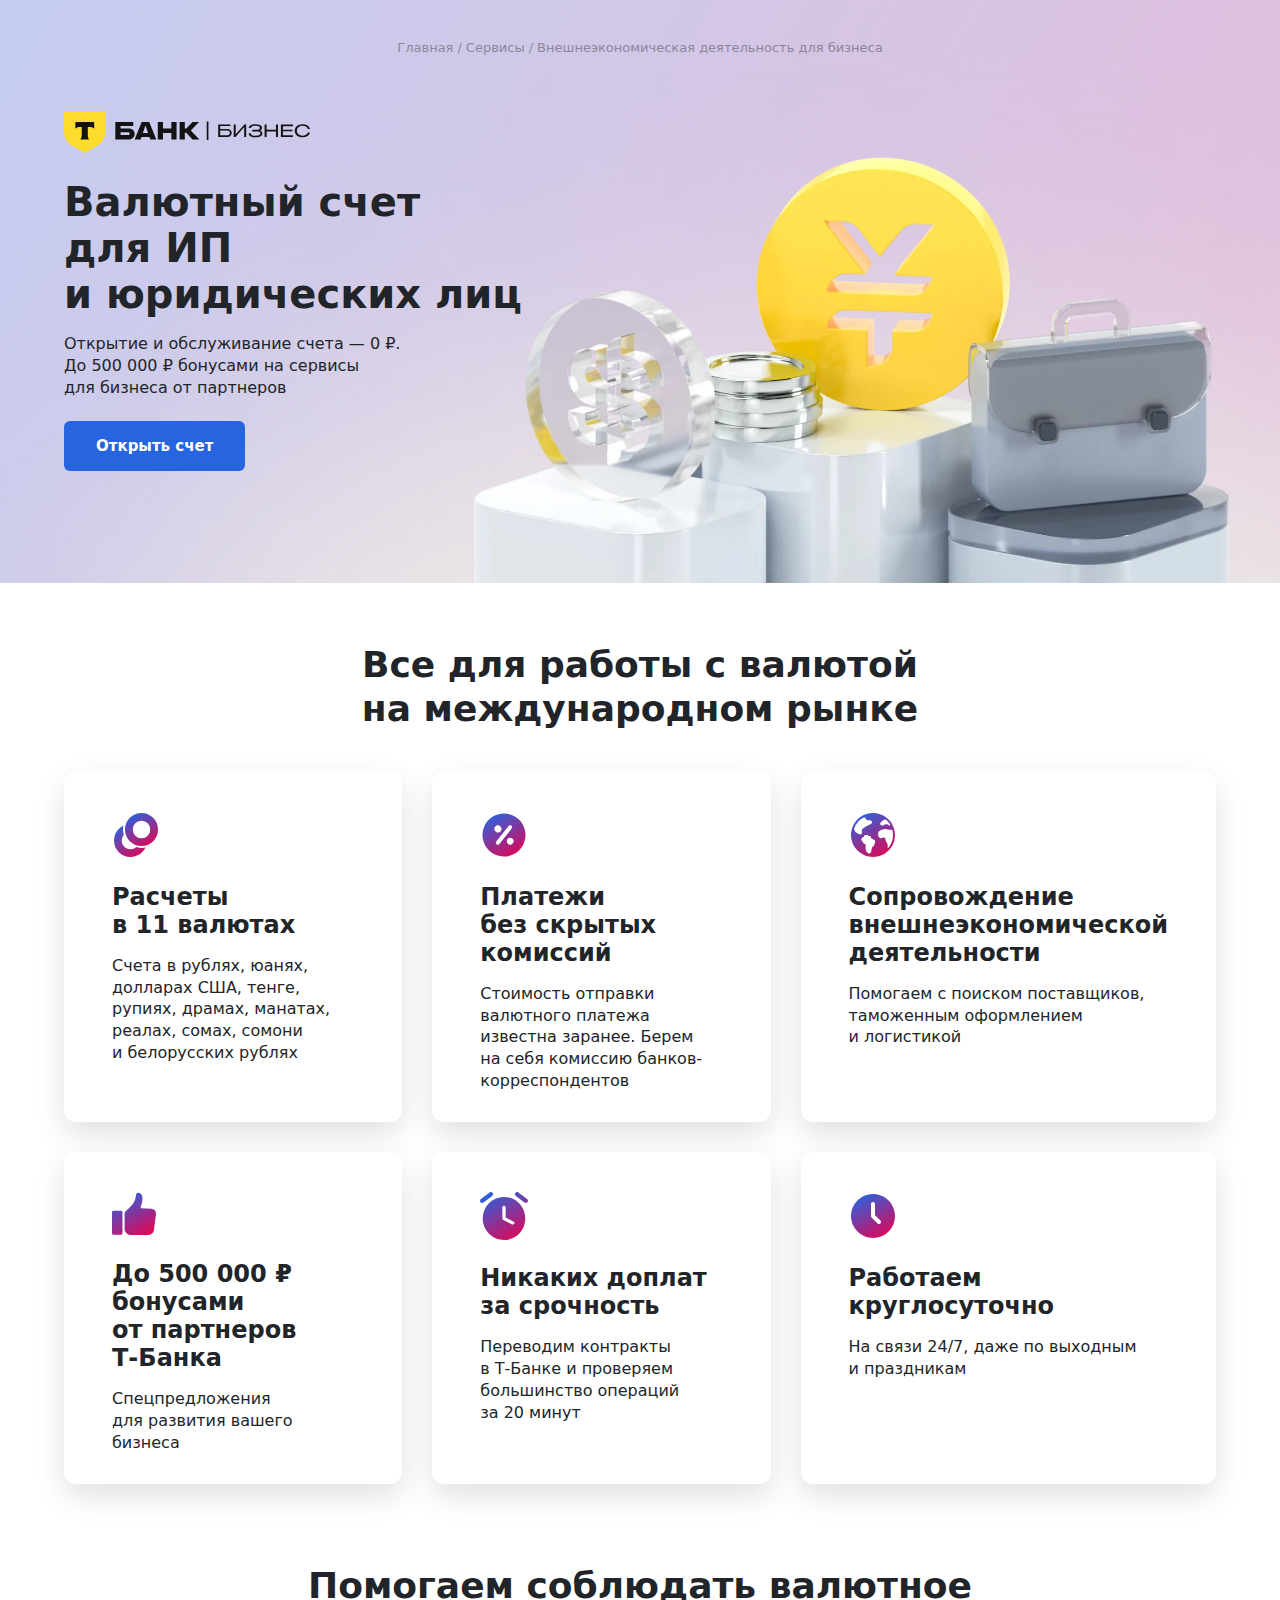
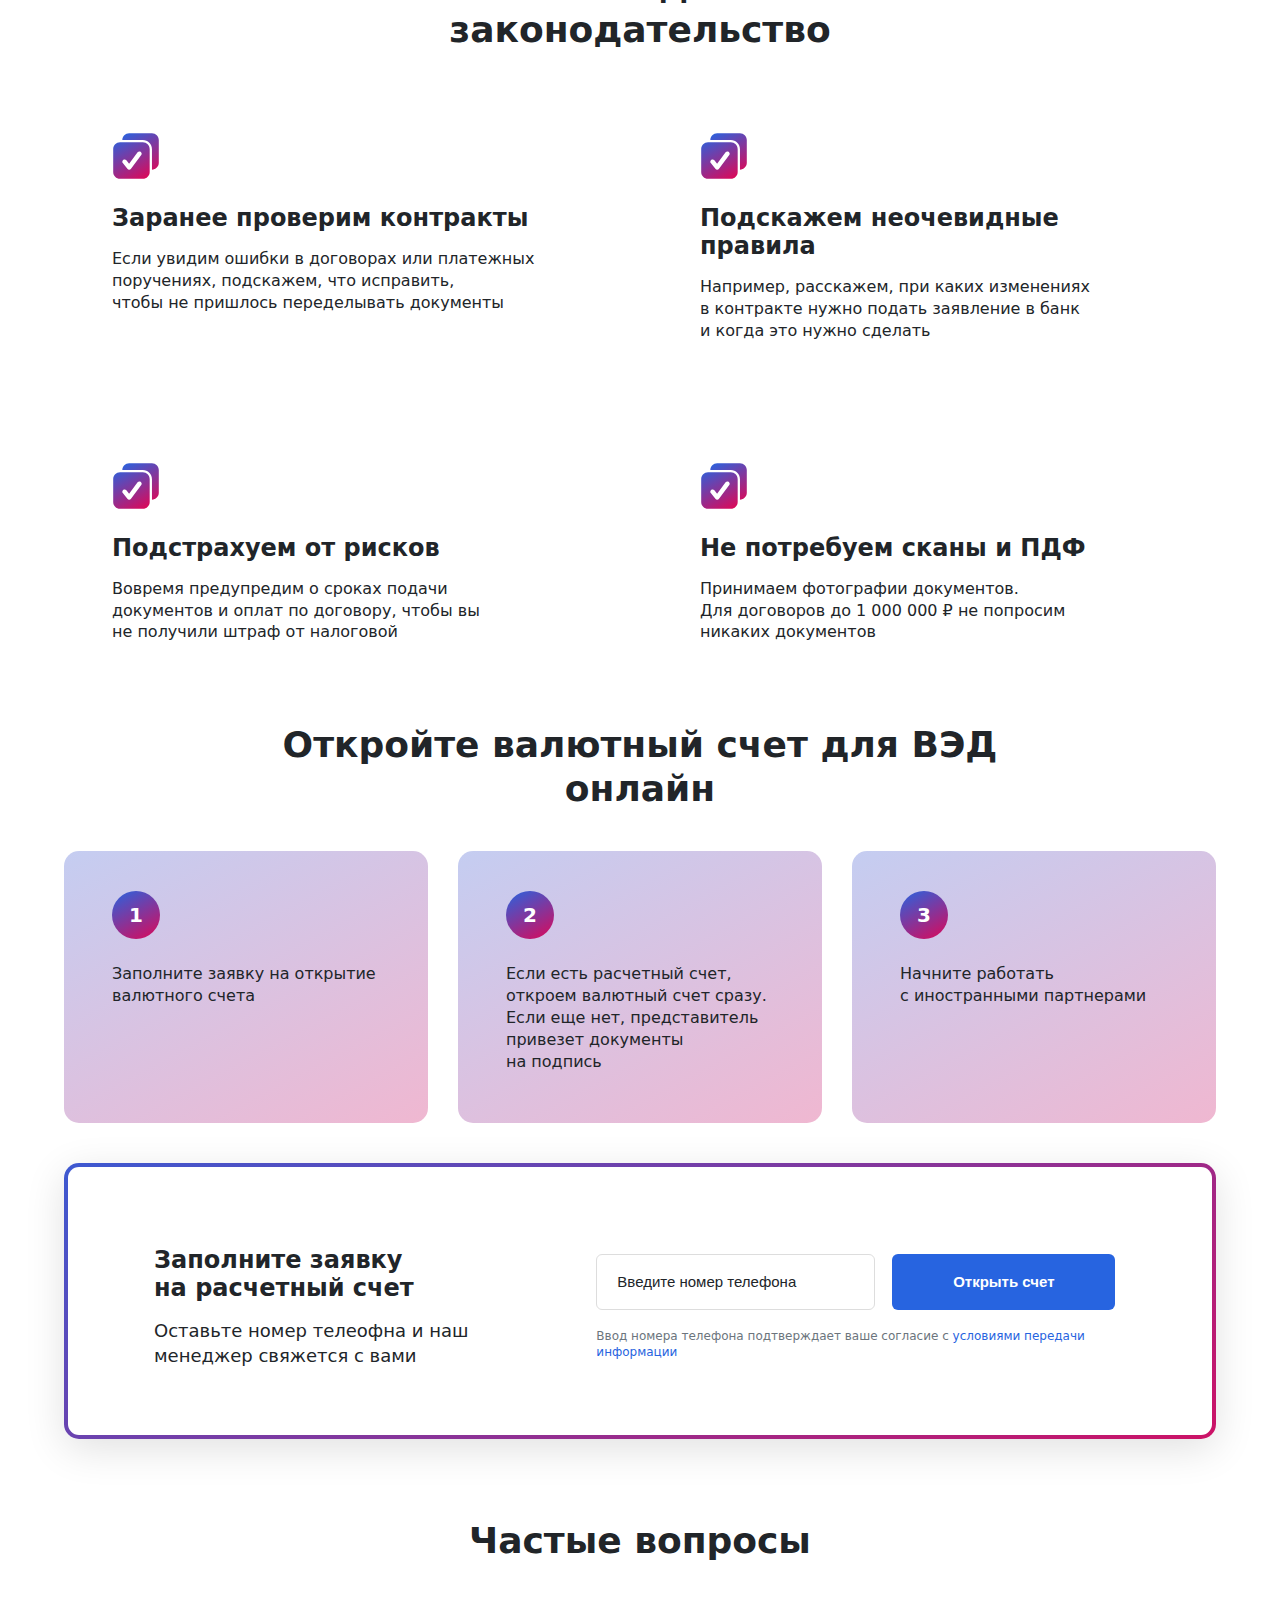
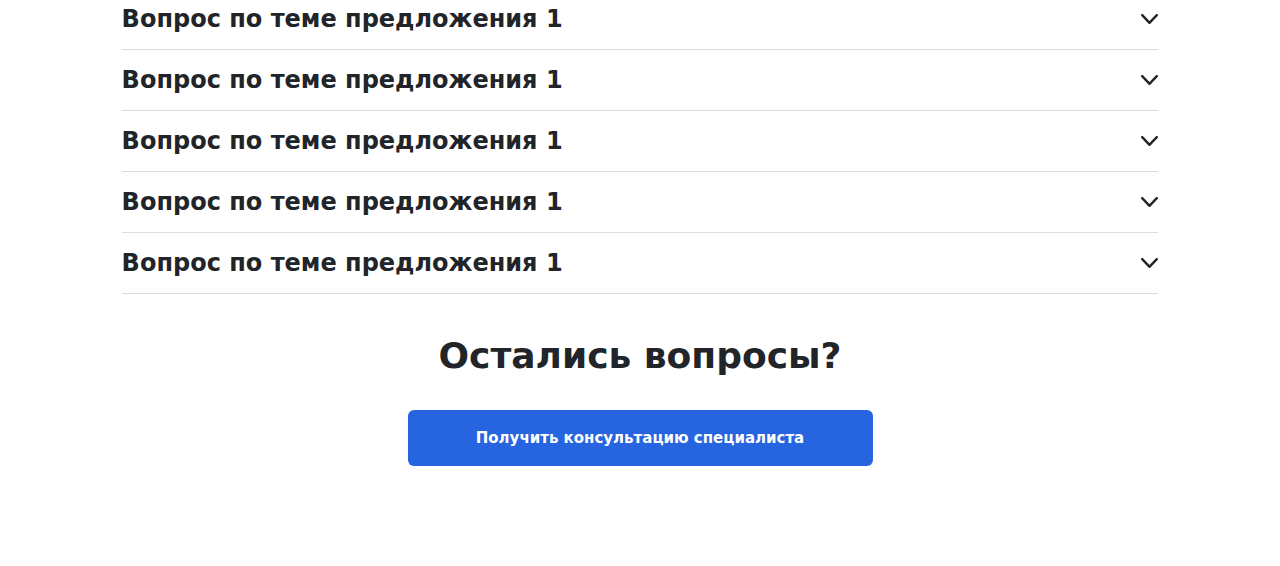
<file: ved.html>
<!DOCTYPE html>
<html lang="ru">
<head>
    <meta charset="UTF-8">
    <meta name="viewport" content="width=device-width, initial-scale=1.0">
    <meta name="format-detection" content="telephone=no">
    <meta name="format-detection" content="date=no">
    <meta name="format-detection" content="address=no">
    <meta name="format-detection" content="email=no">
    <meta name="viewport" content="width=device-width, initial-scale=1, maximum-scale=1, minimum-scale=1, user-scalable=no">
    <title>ВЭД для бизнеса</title>

    <link rel="stylesheet" href="css/style.min.css">

    <script defer src="js/jquery-3.6.3.min.js"></script>
    <script defer src="js/imask.js"></script>
    <script defer src="js/script.js"></script>
</head>
<body>
    <header></header>
    <main>
        <section class="t-promo t-promo-ved">
            <div class="container">
                <ul class="crumbs">
                    <li>
                        <a href="#" class="crumbs__link">Главная</a>
                    </li>
                    <li>
                        <a href="#" class="crumbs__link">Сервисы</a>
                    </li>
                    <li>
                        <a class="crumbs__link">Внешнеэкономическая деятельность для бизнеса</a>
                    </li>
                </ul>
                <div class="t-promo__content">
                    <a href="#" class="t-logo"><img src="img/t-logo.svg" alt="логотип т-банка"></a>
                    <h1 class="t-promo__title">Валютный счет для ИП и юридических лиц</h1>
                    <p class="t-promo__subtitle">Открытие и обслуживание счета — 0 ₽. До 500 000 ₽ бонусами на сервисы для бизнеса от партнеров</p>
                    <a href="#" class="btn_blue">Открыть счет</a>
                </div>
            </div>
        </section>
        <section class="poss poss_pt60">
            <div class="container">
                <h2 class="title" style="text-wrap: balance;">Все для работы с валютой
                    на международном рынке</h2>
                <ul class="poss__list poss__list3">
                    <div class="poss__item">
                        <img src="img/poss-icon-circle.svg" alt="">
                        <p class="fs_24 fw_600 lh_norm mb_16">Расчеты в 11 валютах</p>
                        <p class="fs_16 lh_137">Счета в рублях, юанях, долларах США, тенге, рупиях, драмах, манатах, реалах, сомах, сомони и белорусских рублях</p>
                    </div>
                    <div class="poss__item">
                        <img src="img/poss-icon-percent.svg" alt="">
                        <p class="fs_24 fw_600 lh_norm mb_16">Платежи без скрытых
                            комиссий</p>
                        <p class="fs_16 lh_137">Стоимость отправки валютного платежа известна заранее. Берем на себя комиссию банков-корреспондентов</p>
                    </div>
                    <div class="poss__item">
                        <img src="img/poss-icon-world.svg" alt="">
                        <p class="fs_24 fw_600 lh_norm mb_16">Сопровождение 
                            внешнеэкономической 
                            деятельности</p>
                        <p class="fs_16 lh_137">Помогаем с поиском поставщиков, таможенным оформлением и логистикой</p>
                    </div>
                    <div class="poss__item">
                        <img src="img/poss-icon-hand.svg" alt="">
                        <p class="fs_24 fw_600 lh_norm mb_16">До 500 000 ₽ бонусами
                            от партнеров Т‑Банка</p>
                        <p class="fs_16 lh_137">Спецпредложения для развития вашего бизнеса</p>
                    </div>
                    <div class="poss__item">
                        <img src="img/poss-icon2.svg" alt="">
                        <p class="fs_24 fw_600 lh_norm mb_16">Никаких доплат
                            за срочность</p>
                        <p class="fs_16 lh_137">Переводим контракты в Т‑Банке и проверяем большинство операций за 20 минут</p>
                    </div>
                    <div class="poss__item">
                        <img src="img/poss-icon-time.svg" alt="">
                        <p class="fs_24 fw_600 lh_norm mb_16">Работаем круглосуточно</p>
                        <p class="fs_16 lh_137">На связи 24/7, даже по выходным и праздникам</p>
                    </div>
                </ul>
            </div>
        </section>
        <section class="poss">
            <div class="container">
                <h2 class="title">Помогаем соблюдать валютное законодательство</h2>
                <ul class="poss__list">
                    <div class="poss__item">
                        <img src="img/poss-icon-check.svg" alt="">
                        <p class="fs_24 fw_600 lh_norm mb_16">Заранее проверим контракты</p>
                        <p class="fs_16 lh_137">Если увидим ошибки в договорах или платежных поручениях, подскажем, что исправить, чтобы не пришлось переделывать документы</p>
                    </div>
                    <div class="poss__item">
                        <img src="img/poss-icon-check.svg" alt="">
                        <p class="fs_24 fw_600 lh_norm mb_16">Подскажем неочевидные правила</p>
                        <p class="fs_16 lh_137">Например, расскажем, при каких изменениях в контракте нужно подать заявление в банк и когда это нужно сделать</p>
                    </div>
                    <div class="poss__item">
                        <img src="img/poss-icon-check.svg" alt="">
                        <p class="fs_24 fw_600 lh_norm mb_16">Подстрахуем от рисков</p>
                        <p class="fs_16 lh_137">Вовремя предупредим о сроках подачи документов и оплат по договору, чтобы вы не получили штраф от налоговой</p>
                    </div>
                    <div class="poss__item">
                        <img src="img/poss-icon-check.svg" alt="">
                        <p class="fs_24 fw_600 lh_norm mb_16">Не потребуем сканы и ПДФ</p>
                        <p class="fs_16 lh_137">Принимаем фотографии документов. Для договоров до 1 000 000 ₽ не попросим никаких документов</p>
                    </div>
                </ul>
            </div>
        </section>

        <section class="broker">
            <div class="container">
                <h2 class="title">Откройте валютный счет для ВЭД онлайн</h2>
                <ul class="broker__list">
                    <li class="broker__item">
                        <div class="broker__item__num">1</div>
                        <p class="fs_16 lh_137">Заполните заявку на открытие валютного счета</p>
                    </li>
                    <li class="broker__item">
                        <div class="broker__item__num">2</div>
                        <p class="fs_16 lh_137">Если есть расчетный счет, откроем валютный счет сразу. Если еще нет, представитель привезет документы на подпись</p>
                    </li>
                    <li class="broker__item">
                        <div class="broker__item__num">3</div>
                        <p class="fs_16 lh_137">Начните работать с иностранными партнерами</p>
                    </li>
                </ul>
            </div>
        </section>

        <section class="t-form">
            <div class="container">
                <div class="t-form__wrapper">
                    <div class="t-form__wrap">
                        <div class="t-form__content">
                            <p class="fs_24 fw_600 lh_norm mb_16">Заполните заявку <br>
                                на расчетный счет</p>
                            <p class="fs_18 lh_139">Оставьте номер телеофна и наш менеджер свяжется с вами</p>
                        </div>
                        <form action="#" class="t-form__form">
                            <input type="text" class="t-form__input phone" placeholder="Введите номер телефона" >
                            <button type="submit" class="btn_blue">Открыть счет</button>
                            <p class="policy">Ввод номера телефона подтверждает ваше согласие c <a href="#">условиями передачи информации</a></p>
                        </form>
                    </div>
                </div>
            </div>
        </section>
        <section class="t-quest">
            <div class="container">
                <h2 class="title">Частые вопросы</h2>
                <div class="t-quest__wrap">
                    <details class="t-quest__details">
                        <summary class="t-quest__summary">Вопрос по теме предложения 1</summary>
                        <p class="fs_16 lh_137">Мы разработали специальную программу, которая автоматически разносит данные из вашего прайс-листа по нашей таблице поиска. Поставщику не нужно подстраиваться под определенный формат для загрузки - достаточно того варианта учета наличия и цен на продукцию, который уже используется в компании. Это может быть файл любого формата (например, Excel, Word, PDF), который можно отправлять на нашу почту по мере необходимости, но не реже двух раз в неделю. Также есть возможность самостоятельно загружать прайс-лист в личном кабинете поставщика.</p>
                    </details>
                    <details class="t-quest__details">
                        <summary class="t-quest__summary">Вопрос по теме предложения 1</summary>
                        <p class="fs_16 lh_137">Мы разработали специальную программу, которая автоматически разносит данные из вашего прайс-листа по нашей таблице поиска. Поставщику не нужно подстраиваться под определенный формат для загрузки - достаточно того варианта учета наличия и цен на продукцию, который уже используется в компании. Это может быть файл любого формата (например, Excel, Word, PDF), который можно отправлять на нашу почту по мере необходимости, но не реже двух раз в неделю. Также есть возможность самостоятельно загружать прайс-лист в личном кабинете поставщика.</p>
                    </details>
                    <details class="t-quest__details">
                        <summary class="t-quest__summary">Вопрос по теме предложения 1</summary>
                        <p class="fs_16 lh_137">Мы разработали специальную программу, которая автоматически разносит данные из вашего прайс-листа по нашей таблице поиска. Поставщику не нужно подстраиваться под определенный формат для загрузки - достаточно того варианта учета наличия и цен на продукцию, который уже используется в компании. Это может быть файл любого формата (например, Excel, Word, PDF), который можно отправлять на нашу почту по мере необходимости, но не реже двух раз в неделю. Также есть возможность самостоятельно загружать прайс-лист в личном кабинете поставщика.</p>
                    </details>
                    <details class="t-quest__details">
                        <summary class="t-quest__summary">Вопрос по теме предложения 1</summary>
                        <p class="fs_16 lh_137">Мы разработали специальную программу, которая автоматически разносит данные из вашего прайс-листа по нашей таблице поиска. Поставщику не нужно подстраиваться под определенный формат для загрузки - достаточно того варианта учета наличия и цен на продукцию, который уже используется в компании. Это может быть файл любого формата (например, Excel, Word, PDF), который можно отправлять на нашу почту по мере необходимости, но не реже двух раз в неделю. Также есть возможность самостоятельно загружать прайс-лист в личном кабинете поставщика.</p>
                    </details>
                    <details class="t-quest__details">
                        <summary class="t-quest__summary">Вопрос по теме предложения 1</summary>
                        <p class="fs_16 lh_137">Мы разработали специальную программу, которая автоматически разносит данные из вашего прайс-листа по нашей таблице поиска. Поставщику не нужно подстраиваться под определенный формат для загрузки - достаточно того варианта учета наличия и цен на продукцию, который уже используется в компании. Это может быть файл любого формата (например, Excel, Word, PDF), который можно отправлять на нашу почту по мере необходимости, но не реже двух раз в неделю. Также есть возможность самостоятельно загружать прайс-лист в личном кабинете поставщика.</p>
                    </details>
                </div>
                <p class="title mb_32">Остались вопросы?</p>
                <a href="#" class="btn_blue">Получить консультацию специалиста</a>
            </div>
            
        </section>
    </main>
</body>
</html>
</file>
<file: css/style.min.css>
*{-webkit-box-sizing:border-box;box-sizing:border-box;padding:0;margin:0}@font-face{font-family:"Segoe UI";src:url(/fonts/SegoeUI.ttf) format("ttf");font-weight:400}@font-face{font-family:"Segoe UI";src:url(/fonts/SegoeUIBold.ttf) format("ttf");font-weight:700}body{font-family:"Segoe UI",ui-sans-serif,system-ui,sans-serif;color:#212529}a[x-apple-data-detectors]{color:inherit !important;text-decoration:none !important;font-size:inherit !important;font-family:inherit !important;font-weight:inherit !important;line-height:inherit !important}details summary::-webkit-details-marker{display:none}details>summary{list-style:none}details summary::marker{content:none}.container{width:90%;max-width:1208px;margin:0 auto}.title{font-weight:600;font-size:36px;line-height:122%;text-align:center;max-width:832px;margin:0 auto}.title_w790{max-width:790px}.title_w760{max-width:760px}.fs_16{font-size:16px}.fs_18{font-size:18px}.fs_20{font-size:20px}.fs_24{font-size:24px}.lh_137{line-height:137%}.lh_139{line-height:139%}.lh_norm{line-height:normal}.fw_600{font-weight:600}.center{text-align:center}.mb_8{margin-bottom:8px}.mb_16{margin-bottom:16px}.mb_24{margin-bottom:24px}.mb_32{margin-bottom:32px}.t-logo{display:block;width:246px}.t-logo img{max-width:100%;display:block}.btn_transparent{background:rgba(0,0,0,0);border:2px solid #fff;height:44px;display:-webkit-box;display:-ms-flexbox;display:flex;-webkit-box-align:center;-ms-flex-align:center;align-items:center;-webkit-box-pack:center;-ms-flex-pack:center;justify-content:center;border-radius:6px;padding:0 49px;white-space:nowrap;cursor:pointer;color:#fff;font-weight:600;font-size:15px}.btn_blue{border:none;height:50px;display:-webkit-box;display:-ms-flexbox;display:flex;-webkit-box-pack:center;-ms-flex-pack:center;justify-content:center;-webkit-box-align:center;-ms-flex-align:center;align-items:center;color:#fff;background-color:#2764e0;font-size:15px;border-radius:6px;font-weight:600;-webkit-transition:background-color .3s;transition:background-color .3s;cursor:pointer;text-decoration:none;padding:8px 32px}.btn_blue:hover{background-color:#3473f4}.btn_blue:active{background-color:#104cc4}.crumbs{display:-webkit-box;display:-ms-flexbox;display:flex;gap:4px;list-style-type:none;width:-webkit-fit-content;width:-moz-fit-content;width:fit-content;margin:0 auto}.crumbs__link{display:-webkit-box;display:-ms-flexbox;display:flex;gap:4px;font-weight:400;font-size:13px;color:#212529;opacity:.4;text-decoration:none}.crumbs__link::after{content:"/"}.crumbs li:last-child .crumbs__link::after{display:none}.t-promo{padding:40px 0 114px;background-size:cover;background-position:center center;background-repeat:no-repeat}.t-promo-broker{background-image:-webkit-image-set(url("../img/brok-promo-bg.webp") type("image/webp"), url("../img/brok-promo-bg.png") type("image/png") 1x, url("../img/brok-promo-bg-2x.png") type("image/png") 2x);background-image:image-set(url("../img/brok-promo-bg.webp") type("image/webp"), url("../img/brok-promo-bg.png") type("image/png") 1x, url("../img/brok-promo-bg-2x.png") type("image/png") 2x)}.t-promo-credit{padding:24px 0 128px;background-image:-webkit-image-set(url("../img/credit1-promo-bg.webp") type("image/webp"), url("../img/credit1-promo-bg.png") type("image/png") 1x, url("../img/credit1-promo-bg-2x.png") type("image/png") 2x);background-image:image-set(url("../img/credit1-promo-bg.webp") type("image/webp"), url("../img/credit1-promo-bg.png") type("image/png") 1x, url("../img/credit1-promo-bg-2x.png") type("image/png") 2x)}.t-promo-credit .t-promo__content{margin-top:71px}.t-promo-credit .t-promo__title{margin:31px 0 16px}.t-promo-credit .t-promo__subtitle{margin-bottom:31px}.t-promo-credit2{padding-bottom:96px;background-image:-webkit-image-set(url("../img/credit2-promo-bg.webp") type("image/webp"), url("../img/credit2-promo-bg.png") type("image/png") 1x, url("../img/credit2-promo-bg-2x.png") type("image/png") 2x);background-image:image-set(url("../img/credit2-promo-bg.webp") type("image/webp"), url("../img/credit2-promo-bg.png") type("image/png") 1x, url("../img/credit2-promo-bg-2x.png") type("image/png") 2x)}.t-promo-credit2 .t-promo__content{margin-top:40px}.t-promo-credit2 .t-promo__title{margin:26px 0 16px}.t-promo-credit2 .t-promo__subtitle{margin-bottom:22px}.t-promo2-credit{border-radius:15px;margin-top:40px;padding:64px 0 54px;background-image:-webkit-image-set(url("../img/credit1-promo2-bg.webp") type("image/webp"), url("../img/credit1-promo2-bg.png") type("image/png") 1x, url("../img/credit1-promo2-bg-2x.png") type("image/png") 2x);background-image:image-set(url("../img/credit1-promo2-bg.webp") type("image/webp"), url("../img/credit1-promo2-bg.png") type("image/png") 1x, url("../img/credit1-promo2-bg-2x.png") type("image/png") 2x)}.t-promo2-credit .t-promo__title{font-size:36px}.t-promo2-credit .t-promo__content{max-width:418px;margin-top:0}.t-promo-ved{padding-bottom:112px;background-image:-webkit-image-set(url("../img/ved-promo-bg.webp") type("image/webp"), url("../img/ved-promo-bg.png") type("image/png") 1x, url("../img/ved-promo-bg-2x.png") type("image/png") 2x);background-image:image-set(url("../img/ved-promo-bg.webp") type("image/webp"), url("../img/ved-promo-bg.png") type("image/png") 1x, url("../img/ved-promo-bg-2x.png") type("image/png") 2x)}.t-promo-ved .t-promo__title{margin:26px 0 16px}.t-promo-ved .t-promo__subtitle{margin-bottom:22px;max-width:348px}.t-promo-a2c{padding-bottom:121px;background-image:-webkit-image-set(url("../img/a2c-promo-bg.webp") type("image/webp"), url("../img/a2c-promo-bg.png") type("image/png") 1x, url("../img/a2c-promo-bg-2x.png") type("image/png") 2x);background-image:image-set(url("../img/a2c-promo-bg.webp") type("image/webp"), url("../img/a2c-promo-bg.png") type("image/png") 1x, url("../img/a2c-promo-bg-2x.png") type("image/png") 2x)}.t-promo-a2c .t-promo__content{margin-top:65px}.t-promo-a2c .t-promo__title{margin:30px 0 16px}.t-promo-a2c .t-promo__subtitle{margin-bottom:22px;max-width:348px}.t-promo__content{max-width:497px;margin-top:56px}.t-promo__title{margin:24px 0 16px;font-weight:600;font-size:40px;line-height:normal}.t-promo__subtitle{font-weight:400;font-size:16px;line-height:137%;margin-bottom:24px}.t-promo__subtitle-list{list-style-type:none}.t-promo__subtitle-list li{display:-webkit-box;display:-ms-flexbox;display:flex;-webkit-box-align:center;-ms-flex-align:center;align-items:center;gap:3px;line-height:200%}.t-promo__subtitle-list li::before{content:"—"}.t-promo .btn_blue{width:-webkit-fit-content;width:-moz-fit-content;width:fit-content}.t-finance{padding:60px 0 40px}.t-finance__list{list-style-type:none;display:grid;grid-template-columns:repeat(3, 1fr);gap:30px;margin-top:40px}.t-finance__item{border-radius:15px;-webkit-box-shadow:0 10px 40px 0 rgba(0,0,0,.12);box-shadow:0 10px 40px 0 rgba(0,0,0,.12);background:#fff;display:-webkit-box;display:-ms-flexbox;display:flex;-webkit-box-orient:vertical;-webkit-box-direction:normal;-ms-flex-direction:column;flex-direction:column;text-align:center;padding:40px 34px 0;min-height:485px}.t-finance__item .fs_16{-webkit-box-flex:1;-ms-flex-positive:1;flex-grow:1}.t-finance__item img{display:block;max-width:100%}.poss{padding:40px 0}.poss_pt60{padding-top:60px}.poss__list{display:grid;grid-template-columns:repeat(2, 1fr);margin:80px 48px 0;gap:120px}.poss__list_g130{gap:130px}.poss__list2{display:grid;grid-template-columns:repeat(6, 1fr);gap:32px;margin-top:40px}.poss__list3{display:grid;grid-template-columns:repeat(3, 1fr);gap:30px;margin:0;margin-top:40px}.poss__list3 .poss__item{border-radius:12px;-webkit-box-shadow:0 12px 30px 0 rgba(0,0,0,.12);box-shadow:0 12px 30px 0 rgba(0,0,0,.12);background:#fff;min-height:318px;padding:40px 48px 30px}.poss__item img{display:block;margin-bottom:24px}.poss__item .fs_16,.poss__item .fs_24{max-width:431px}.poss__item2{border-radius:12px;-webkit-box-shadow:0 12px 30px 0 rgba(0,0,0,.12);box-shadow:0 12px 30px 0 rgba(0,0,0,.12);background:#fff;padding:40px 48px}.poss__item2 img{display:block;margin-bottom:24px}.poss__item2:nth-child(1){grid-column:1/4;min-height:264px}.poss__item2:nth-child(2){grid-column:4/7;min-height:264px}.poss__item2:nth-child(3){grid-column:1/3;min-height:318px}.poss__item2:nth-child(4){grid-column:3/5;min-height:318px}.poss__item2:nth-child(5){grid-column:5/7;min-height:318px}.broker{padding:40px 0 20px}.broker_pt100{padding-top:100px}.broker_pt20{padding-top:20px}.broker__list{list-style-type:none;display:grid;grid-template-columns:repeat(auto-fit, minmax(280px, 1fr));gap:30px;margin-top:40px}.broker__list-g26{gap:26px}.broker__list-g26 .broker__item{padding:32px 42px 26px 28px}.broker__item{border-radius:15px;background:linear-gradient(152deg, rgba(61, 89, 209, 0.3) 0%, rgba(204, 18, 102, 0.3) 100%);padding:40px 39px 50px 48px}.broker__item_pb44{padding-bottom:44px}.broker__item__num{border-radius:100%;background:linear-gradient(152deg, #2764e0 0%, #dd0858 100%);display:-webkit-box;display:-ms-flexbox;display:flex;-webkit-box-pack:center;-ms-flex-pack:center;justify-content:center;-webkit-box-align:center;-ms-flex-align:center;align-items:center;font-weight:600;font-size:20px;text-align:center;color:#fff;width:48px;height:48px;margin-bottom:24px}.t-form{padding:20px 0 40px}.t-form__wrapper{border-radius:15px;-webkit-box-shadow:0 10px 40px 0 rgba(0,0,0,.12);box-shadow:0 10px 40px 0 rgba(0,0,0,.12);background:#fff;padding:4px;position:relative;background:linear-gradient(152deg, rgb(61, 89, 209) 0%, rgb(204, 18, 102) 100%)}.t-form__wrap{display:grid;grid-template-columns:5fr 7fr;-webkit-box-align:start;-ms-flex-align:start;align-items:start;border-radius:11px;gap:64px;background:#fff;padding:79px 86px 67px;z-index:2;position:relative}.t-form__wrap_pb81{padding-bottom:81px}.t-form__form{margin-top:8px;display:grid;grid-template-columns:1fr 1fr;-webkit-box-align:center;-ms-flex-align:center;align-items:center;gap:19px 17px}.t-form__form .policy{grid-column:1/-1}.t-form__form .btn_blue{max-width:223px}.t-form__content{max-width:400px}.t-form__input{border:1px solid #ddd;border-radius:6px;min-width:279px;height:56px;padding:8px 20px;font-size:15px;display:-webkit-box;display:-ms-flexbox;display:flex;-webkit-box-align:center;-ms-flex-align:center;align-items:center}.t-form__input::-webkit-input-placeholder{font-size:15px;color:#212529}.t-form__input::-moz-placeholder{font-size:15px;color:#212529}.t-form__input:-ms-input-placeholder{font-size:15px;color:#212529}.t-form__input::-ms-input-placeholder{font-size:15px;color:#212529}.t-form__input::placeholder{font-size:15px;color:#212529}.t-form__input:focus{outline:4px solid #e9effc;border:1px solid #2764e0}.t-form .btn_blue{height:56px;white-space:nowrap}.t-form .policy{font-weight:400;font-size:12px;line-height:133%;color:#6c757d}.t-form .policy a{color:#2764e0;text-decoration:none}.t-quest{padding:40px 0 100px}.t-quest__wrap{margin:0 auto 40px;width:90%;max-width:1048px;margin-top:26px}.t-quest__summary{font-weight:600;font-size:24px;cursor:pointer;position:relative;padding-right:36px}.t-quest__summary::after{content:"";position:absolute;top:50%;right:0;-webkit-transform:translateY(-50%);transform:translateY(-50%);width:17px;height:10px;display:block;background:url(../img/t-arrow-down.svg) no-repeat center/contain;-webkit-transition:.1s;transition:.1s}.t-quest__details{border-bottom:1px solid #ddd;padding:16px 0}.t-quest__details .fs_16{margin-top:16px}.t-quest__details[open] .t-quest__summary::after{-webkit-transform:rotate(180deg) translateY(-50%);transform:rotate(180deg) translateY(-50%)}.t-quest .btn_blue{max-width:465px;margin:0 auto;height:56px}.credits{padding:40px 0}.credits .title{max-width:791px}.credits .t-promo2-credit .container{width:85%}.credit-wins{padding:40px 0}.credit-wins__list{list-style-type:none;display:grid;grid-template-columns:repeat(3, 1fr);gap:30px;margin-top:40px}.credit-wins__item{display:-webkit-box;display:-ms-flexbox;display:flex;-webkit-box-orient:vertical;-webkit-box-direction:normal;-ms-flex-direction:column;flex-direction:column;min-height:561px;background:linear-gradient(152deg, rgba(61, 89, 209, 0.2) 0%, rgba(204, 18, 102, 0.2) 100%);border-radius:15px;padding:40px 40px 0}.credit-wins__item img{display:block;max-width:100%}.credit-wins__item__list{-webkit-box-flex:1;-ms-flex-positive:1;flex-grow:1;list-style-type:none}.credit-wins__item__list li{display:-webkit-box;display:-ms-flexbox;display:flex;-webkit-box-align:start;-ms-flex-align:start;align-items:flex-start;gap:8px;line-height:137%;margin-bottom:16px}.credit-wins__item__list li::before{content:"—"}@media screen and (max-width: 1023px){.title{font-size:24px}.t-finance__list{gap:8px}.t-finance__item{padding:12px;border-radius:8px;min-height:auto}.t-finance__item .fs_24{font-size:16px}.t-finance__item .fs_16{font-size:14px}.poss__list{gap:16px}.poss__list2{gap:8px}.poss__list3{grid-template-columns:repeat(2, 1fr)}.poss__list3 .poss__item{padding:20px;min-height:auto}.poss__list3 .poss__item .fs_24{font-size:18px}.poss__item2{padding:16px}.poss__item2 .fs_24{font-size:18px}.t-form__wrap{padding:24px}.t-form__form{grid-template-columns:1fr}.t-form__form .btn_blue{width:100%;max-width:100%}.credit-wins__list{gap:12px;grid-template-columns:1fr}.credit-wins__item{min-height:auto}.credit-wins__item img{width:50%;margin:0 auto}}@media screen and (max-width: 767px){.container{width:100%;padding:0 16px}.title{text-align:left}.title br{display:none}.fs_18{text-align:left;font-size:16px}.t-logo{width:180px}.crumbs{margin:0}.t-promo{padding-bottom:250px;background-position:bottom;background-size:80%,cover}.t-promo__title{font-size:32px}.t-promo-broker{background-image:url(../img/brok-promo-bg-mob.png),linear-gradient(152deg, rgba(61, 89, 209, 0.3) 0%, rgba(204, 18, 102, 0.3) 100%)}.t-promo-credit{background-image:url(../img/credit1-promo-bg-mob.png),linear-gradient(152deg, rgba(61, 89, 209, 0.3) 0%, rgba(204, 18, 102, 0.3) 100%)}.t-promo2-credit{background-image:url(../img/credit1-promo2-bg-mob.png),linear-gradient(152deg, rgba(61, 89, 209, 0.3) 0%, rgba(204, 18, 102, 0.3) 100%);padding:24px 0;padding-bottom:200px}.t-promo2-credit .container{width:100%;padding:0 16px}.t-promo2-credit .t-promo__title{font-size:32px}.t-promo-credit2{background-image:url(../img/credit2-promo-bg-mob.png),linear-gradient(152deg, rgba(61, 89, 209, 0.3) 0%, rgba(204, 18, 102, 0.3) 100%)}.t-promo-ved{background-image:url(../img/ved-promo-bg-mob.png),linear-gradient(152deg, rgba(61, 89, 209, 0.3) 0%, rgba(204, 18, 102, 0.3) 100%)}.t-promo-a2c{background-image:url(../img/a2c-promo-bg-mob.png),linear-gradient(152deg, rgba(61, 89, 209, 0.3) 0%, rgba(204, 18, 102, 0.3) 100%)}.t-promo .btn_blue{width:100%}.credits .t-promo2-credit .container{width:100%}.t-finance__list{grid-template-columns:1fr;gap:16px}.t-finance__item{padding:20px 20px 0}.t-finance__item img{width:50%;margin:16px auto 0}.poss__list{grid-template-columns:1fr;margin:24px 0 0;gap:40px}.poss__list .fs_24{font-size:18px;max-width:84%}.poss__list img{width:32px;margin-bottom:16px}.poss__list2{grid-template-columns:1fr}.poss__list3{gap:24px}.poss__list3 .poss__item{min-height:200px}.poss__item{display:-webkit-box;display:-ms-flexbox;display:flex;-webkit-box-align:center;-ms-flex-align:center;align-items:center;-ms-flex-wrap:wrap;flex-wrap:wrap;-webkit-column-gap:16px;-moz-column-gap:16px;column-gap:16px}.poss__item2{display:-webkit-box;display:-ms-flexbox;display:flex;-ms-flex-wrap:wrap;flex-wrap:wrap;-webkit-box-align:center;-ms-flex-align:center;align-items:center;-webkit-column-gap:16px;-moz-column-gap:16px;column-gap:16px}.poss__item2:nth-child(1),.poss__item2:nth-child(2),.poss__item2:nth-child(3),.poss__item2:nth-child(4),.poss__item2:nth-child(5){grid-column:1/-1;min-height:160px}.poss__item2 .fs_24{max-width:80%}.poss__item2 img{width:36px}.broker__list{gap:16px;margin-top:24px}.broker__item{padding:24px}.broker_pt100{padding-top:40px}.t-form__wrap{grid-template-columns:1fr;gap:24px}.t-quest__summary{font-size:18px}.t-quest__wrap{width:100%}.credit-wins__item{padding:24px 24px 0}}/*# sourceMappingURL=style.min.css.map */
</file>
